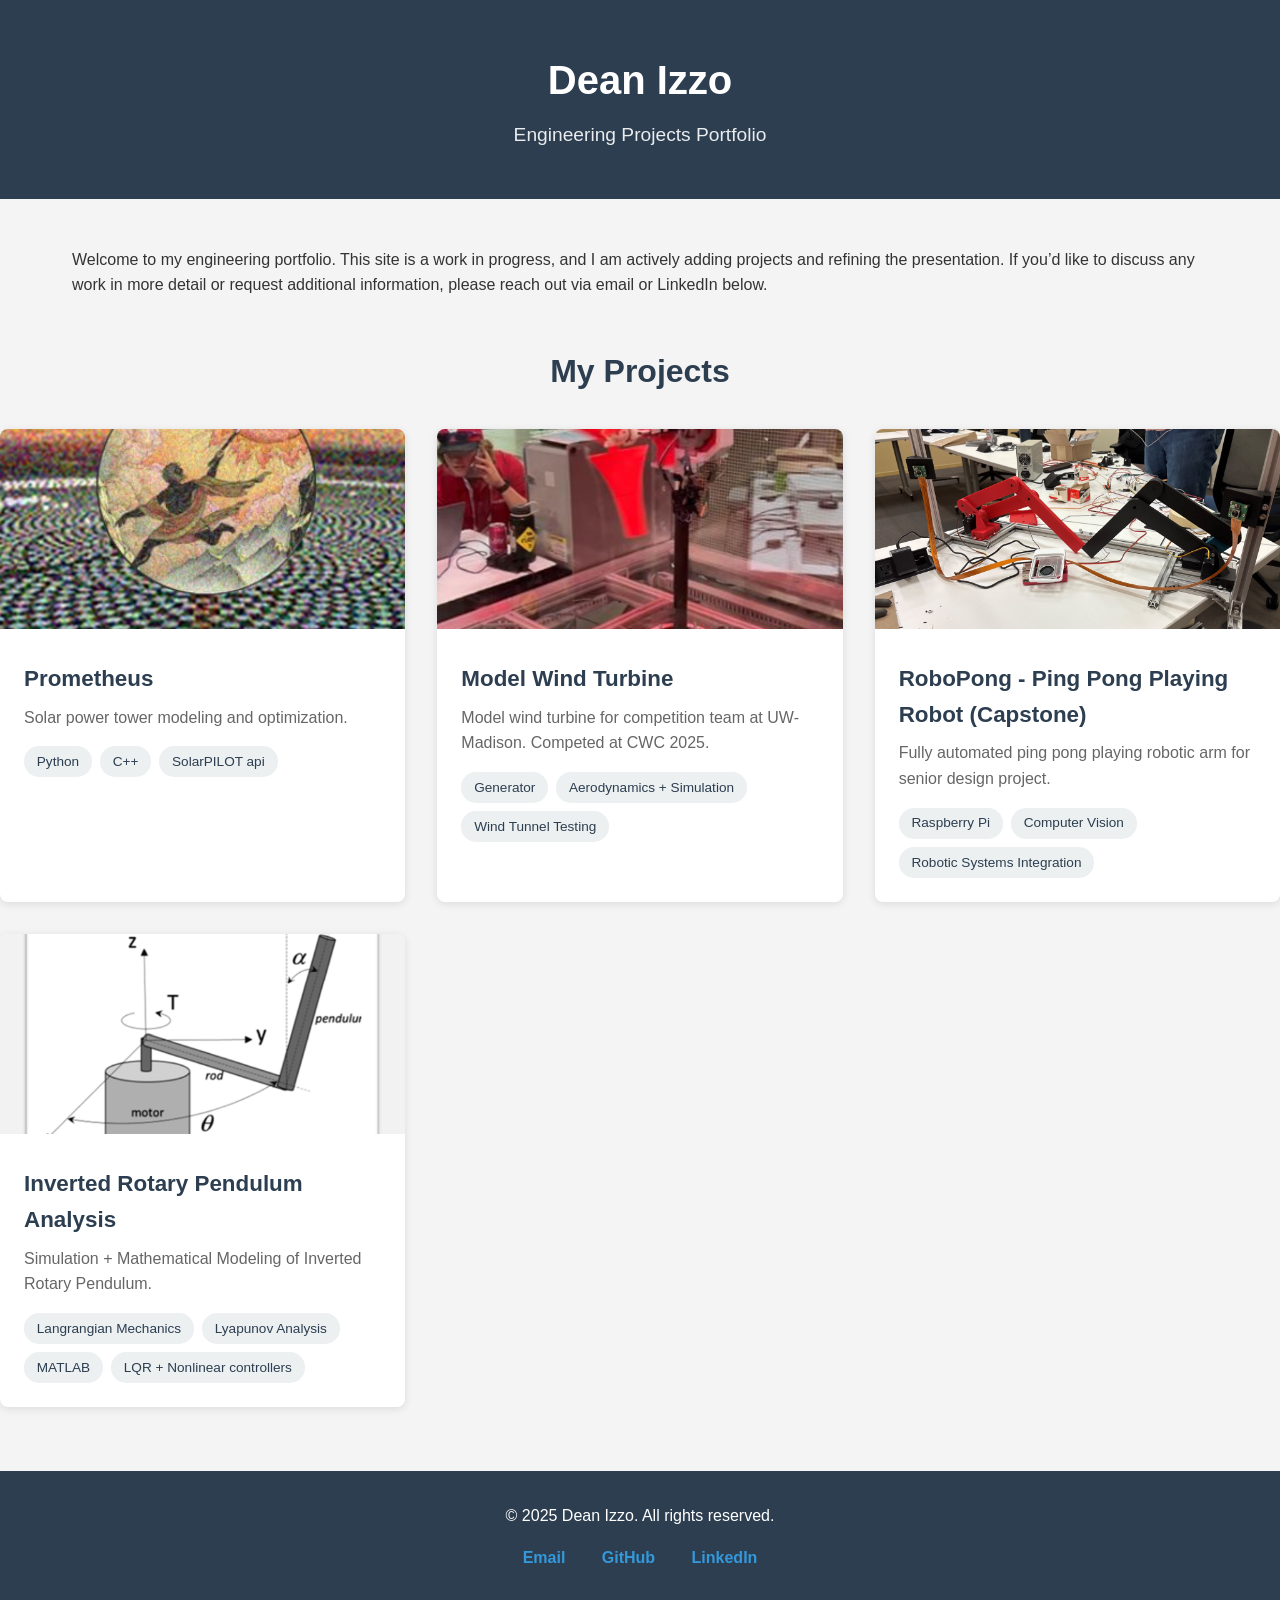
<file: index.html>
<!DOCTYPE html>
<html lang="en">
<head>
    <meta charset="UTF-8">
    <meta name="viewport" content="width=device-width, initial-scale=1.0">
    <title>Projects</title>
    <style>
        * {
            margin: 0;
            padding: 0;
            box-sizing: border-box;
        }
        
        body {
            font-family: Arial, sans-serif;
            line-height: 1.6;
            color: #333;
            background: #f4f4f4;
        }
        
        header {
            background: #2c3e50;
            color: white;
            text-align: center;
            padding: 3rem 2rem;
        }
        
        header h1 {
            font-size: 2.5rem;
            margin-bottom: 0.5rem;
        }
        
        header p {
            font-size: 1.2rem;
            opacity: 0.9;
        }
        
        .container {
            max-width: 1200px;
            margin: 0 auto;
            padding: 3rem 2rem;
        }
        
        .intro {
            background: white;
            padding: 2rem;
            border-radius: 8px;
            margin-bottom: 3rem;
            box-shadow: 0 2px 4px rgba(0,0,0,0.1);
        }
        
        .intro h2 {
            color: #2c3e50;
            margin-bottom: 1rem;
        }
        
        .projects-grid {
            display: grid;
            grid-template-columns: repeat(auto-fit, minmax(320px, 1fr));
            gap: 2rem;
            margin-top: 2rem;
        }
        
        .project-card {
            background: white;
            border-radius: 8px;
            overflow: hidden;
            box-shadow: 0 2px 8px rgba(0,0,0,0.1);
            transition: transform 0.3s, box-shadow 0.3s;
            text-decoration: none;
            color: inherit;
            display: block;
        }
        
        .project-card:hover {
            transform: translateY(-5px);
            box-shadow: 0 4px 16px rgba(0,0,0,0.2);
        }
        
        .project-image {
            width: 100%;
            height: 200px;
            object-fit: cover;
            background: #3498db;
        }
        
        .project-content {
            padding: 1.5rem;
        }
        
        .project-content h3 {
            color: #2c3e50;
            margin-bottom: 0.5rem;
            font-size: 1.4rem;
        }
        
        .project-content p {
            color: #666;
            margin-bottom: 1rem;
        }
        
        .project-tags {
            display: flex;
            flex-wrap: wrap;
            gap: 0.5rem;
        }
        
        .tag {
            background: #ecf0f1;
            color: #2c3e50;
            padding: 0.3rem 0.8rem;
            border-radius: 15px;
            font-size: 0.85rem;
        }
        
        .section-title {
            color: #2c3e50;
            font-size: 2rem;
            margin-bottom: 1rem;
            text-align: center;
        }
        
        footer {
            background: #2c3e50;
            color: white;
            text-align: center;
            padding: 2rem;
            margin-top: 4rem;
        }
        
        .contact-links {
            margin-top: 1rem;
        }
        
        .contact-links a {
            color: #3498db;
            text-decoration: none;
            margin: 0 1rem;
            font-weight: bold;
        }
        
        .contact-links a:hover {
            color: #2980b9;
        }
    </style>
</head>
<body>
    <header>
        <h1>Dean Izzo</h1>
        <p>Engineering Projects Portfolio</p>
    </header>

    <div class="container">
        <section id="welcome">
            <p>Welcome to my engineering portfolio.
                
            This site is a work in progress, and I am actively adding projects and refining the presentation.

            If you’d like to discuss any work in more detail or request additional information, please reach out via email or LinkedIn below.</p>
        </section>
    </div>

        <h2 class="section-title">My Projects</h2>
        
        <div class="projects-grid">
            <a href="prometheus.html" class="project-card">
                <img src="images/prometheus/prometheus.jpg" alt="Project 1" class="project-image">
                <div class="project-content">
                    <h3>Prometheus</h3>
                    <p>Solar power tower modeling and optimization.</p>
                    <div class="project-tags">
                        <span class="tag">Python</span>
                        <span class="tag">C++</span>
                        <span class="tag">SolarPILOT api</span>
                    </div>
                </div>
            </a>

            <a href="turbine.html" class="project-card">
                <img src="images/prometheus/turbine.png" alt="Project 2" class="project-image">
                <div class="project-content">
                    <h3>Model Wind Turbine</h3>
                    <p>Model wind turbine for competition team at UW-Madison. Competed at CWC 2025.</p>
                    <div class="project-tags">
                        <span class="tag">Generator</span>
                        <span class="tag">Aerodynamics + Simulation</span>
                        <span class="tag">Wind Tunnel Testing</span>
                    </div>
                </div>
            </a>

            <a href="robopong.html" class="project-card">
                <img src="images/prometheus/dual_arms.png" alt="Project 3" class="project-image">
                <div class="project-content">
                    <h3>RoboPong - Ping Pong Playing Robot (Capstone)</h3>
                    <p>Fully automated ping pong playing robotic arm for senior design project.</p>
                    <div class="project-tags">
                        <span class="tag">Raspberry Pi</span>
                        <span class="tag">Computer Vision</span>
                        <span class="tag">Robotic Systems Integration</span>
                    </div>
                </div>
            </a>

            <a href="InvertedPendulum.html" class="project-card">
                <img src="images/prometheus/Pendulum.png" alt="Project 4" class="project-image">
                <div class="project-content">
                    <h3>Inverted Rotary Pendulum Analysis</h3>
                    <p>Simulation + Mathematical Modeling of Inverted Rotary Pendulum.</p>
                    <div class="project-tags">
                        <span class="tag">Langrangian Mechanics</span>
                        <span class="tag">Lyapunov Analysis</span>
                        <span class="tag">MATLAB</span>
                        <span class="tag">LQR + Nonlinear controllers</span>
                    </div>
                </div>
            </a>

        </div>
    </div>

    <footer>
        <p>&copy; 2025 Dean Izzo. All rights reserved.</p>
        <div class="contact-links">
            <a href="deanizzo22@gmail.com">Email</a>
            <a href="https://github.com/deanizzo" target="_blank">GitHub</a>
            <a href="https://linkedin.com/in/dean-izzo" target="_blank">LinkedIn</a>
        </div>
    </footer>
</body>
</html>
</file>
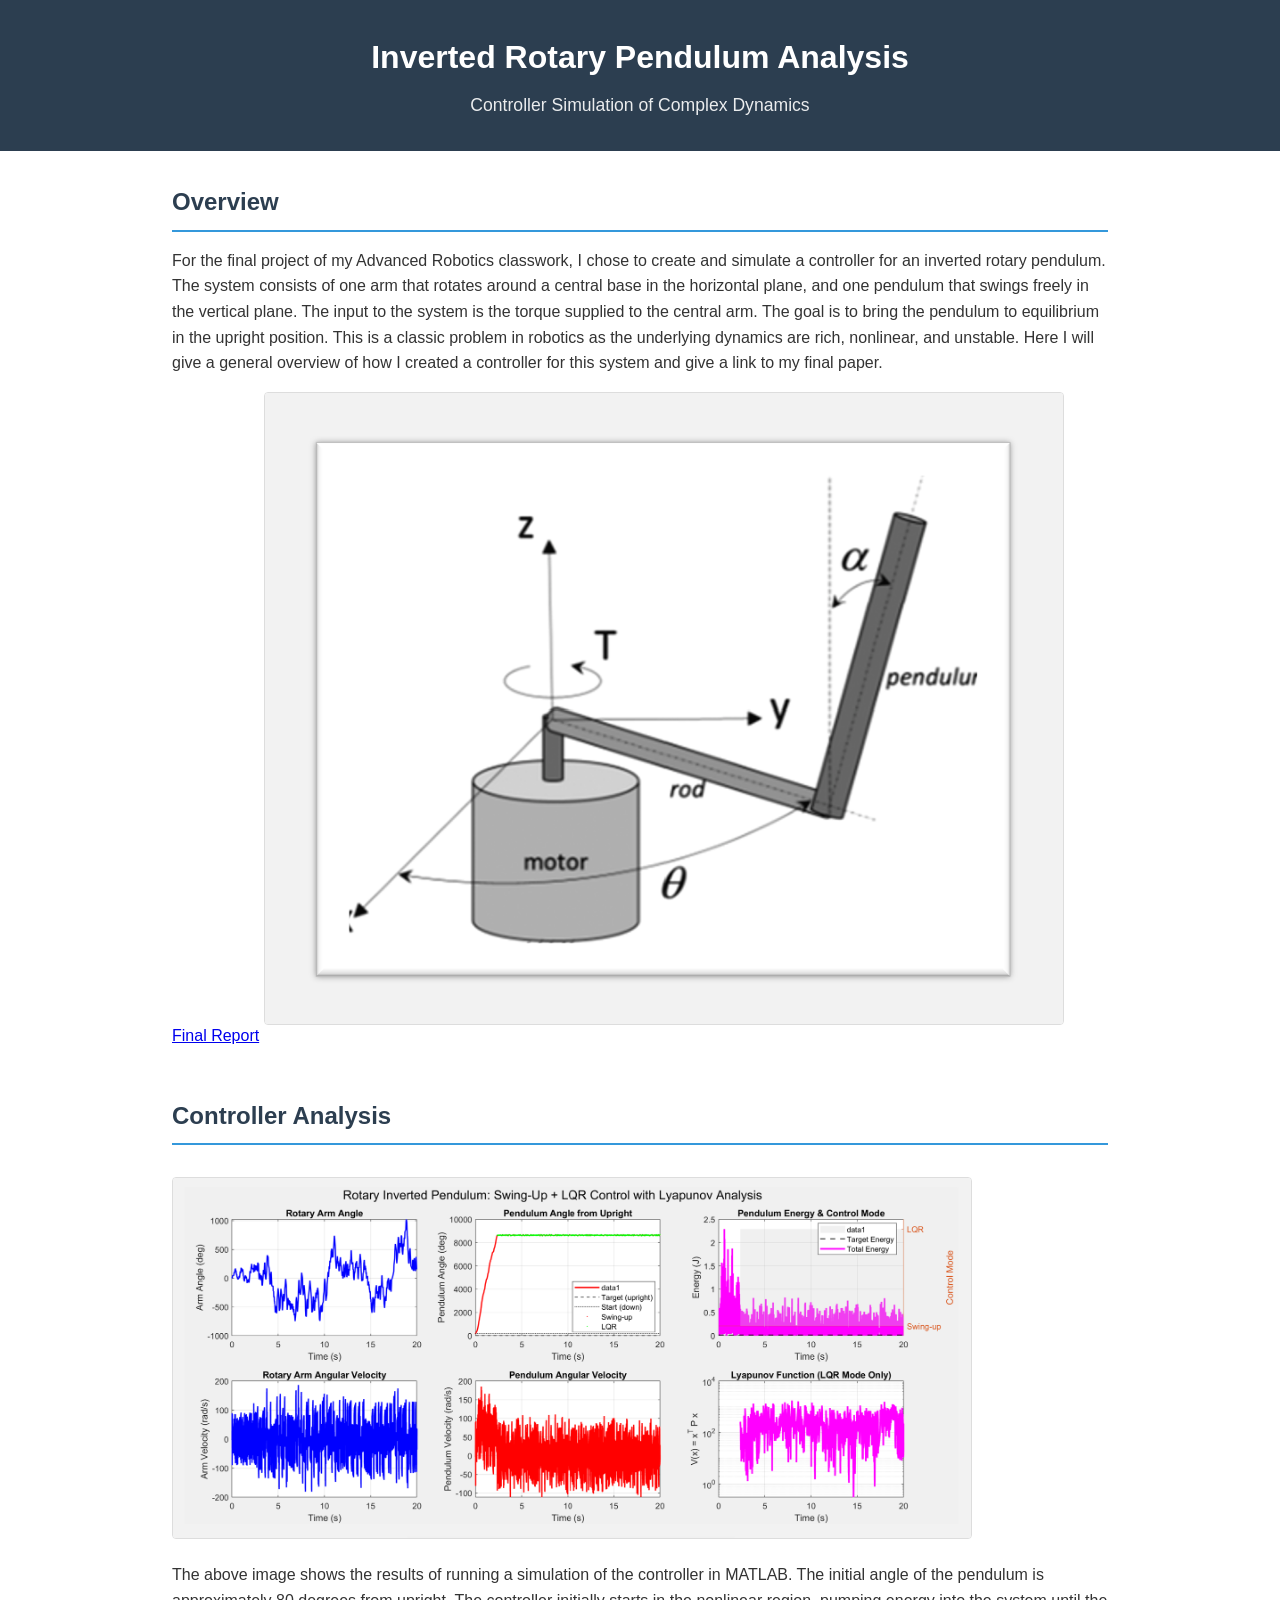
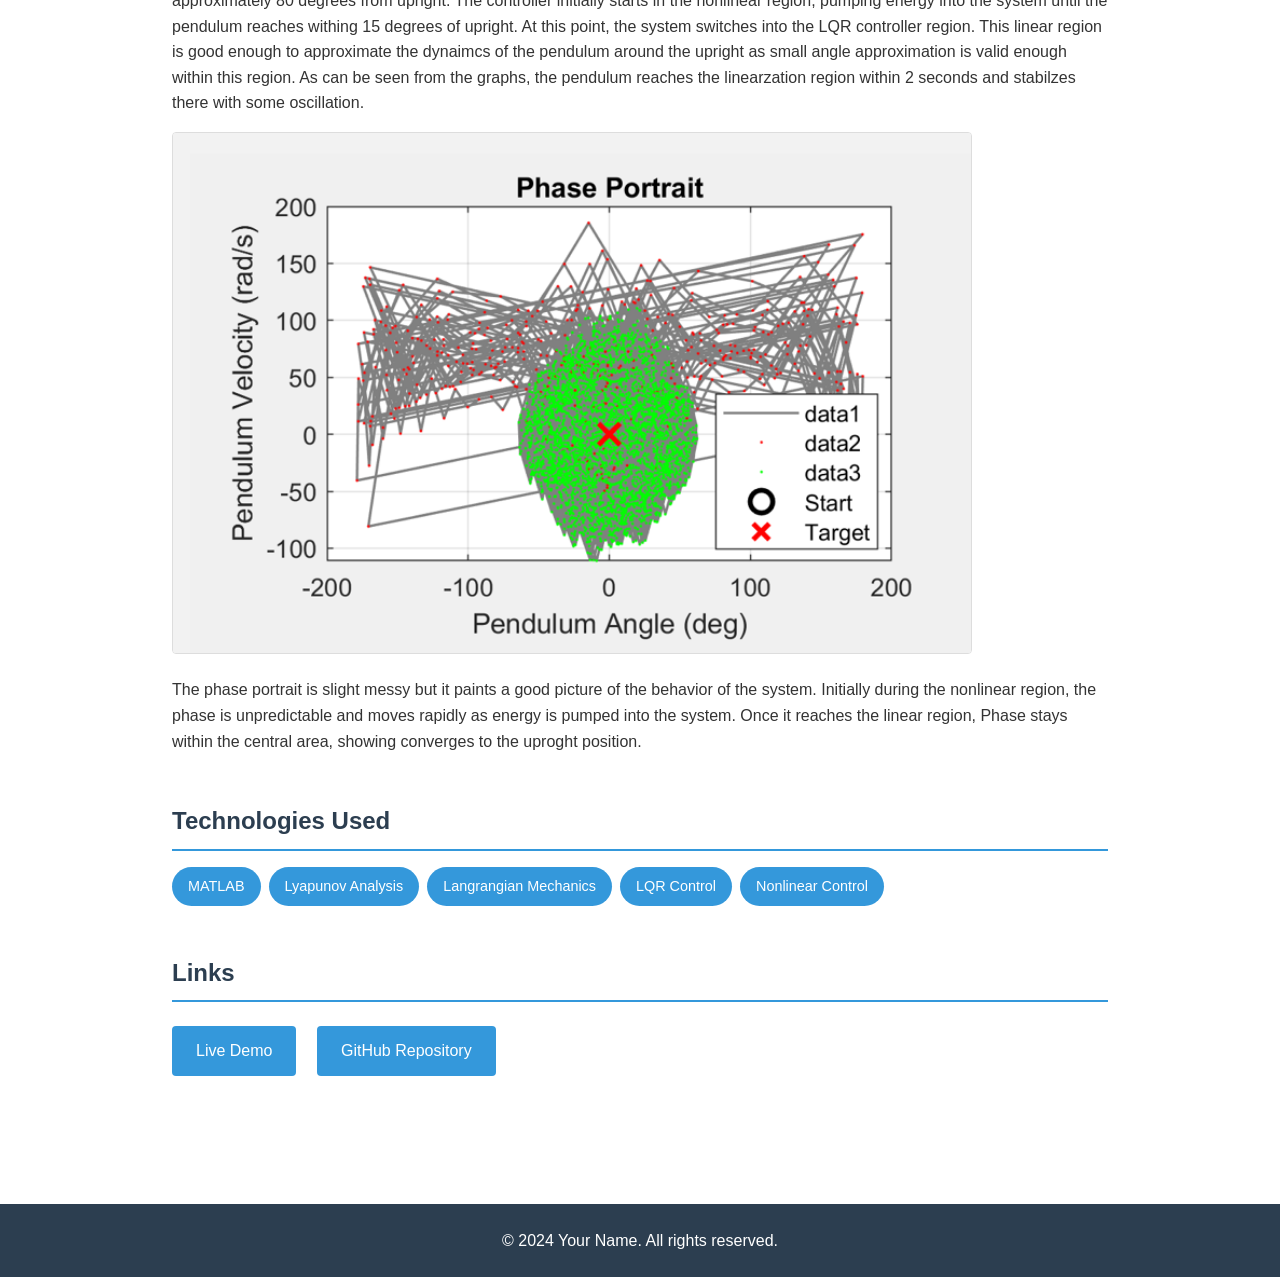
<file: InvertedPendulum.html>
<!DOCTYPE html>
<html lang="en">
<head>
    <meta charset="UTF-8">
    <meta name="viewport" content="width=device-width, initial-scale=1.0">
    <title>Inverted Rotary Pendulum</title>
    <style>
        * {
            margin: 0;
            padding: 0;
            box-sizing: border-box;
        }
        
        body {
            font-family: Arial, sans-serif;
            line-height: 1.6;
            color: #333;
        }
        
        header {
            background: #2c3e50;
            color: white;
            text-align: center;
            padding: 2rem;
        }
        
        header h1 {
            margin-bottom: 0.5rem;
        }
        
        header p {
            font-size: 1.1rem;
            opacity: 0.9;
        }
        
        .container {
            max-width: 1000px;
            margin: 0 auto;
            padding: 2rem;
        }
        
        section {
            margin-bottom: 3rem;
        }
        
        h2 {
            color: #2c3e50;
            margin-bottom: 1rem;
            border-bottom: 2px solid #3498db;
            padding-bottom: 0.5rem;
        }
        
        .screenshot {
            width: 100%;
            max-width: 800px;
            height: auto;
            border: 1px solid #ddd;
            border-radius: 4px;
            margin: 1rem 0;
        }
        
        .features {
            display: grid;
            grid-template-columns: repeat(auto-fit, minmax(250px, 1fr));
            gap: 1.5rem;
            margin-top: 1.5rem;
        }
        
        .feature {
            padding: 1.5rem;
            background: #f8f9fa;
            border-radius: 4px;
        }
        
        .feature h3 {
            color: #2c3e50;
            margin-bottom: 0.5rem;
        }
        
        .tech-stack {
            display: flex;
            flex-wrap: wrap;
            gap: 0.5rem;
            margin-top: 1rem;
        }
        
        .tech-badge {
            background: #3498db;
            color: white;
            padding: 0.5rem 1rem;
            border-radius: 20px;
            font-size: 0.9rem;
        }
        
        .links {
            margin-top: 1.5rem;
        }
        
        .btn {
            display: inline-block;
            padding: 0.75rem 1.5rem;
            margin-right: 1rem;
            background: #3498db;
            color: white;
            text-decoration: none;
            border-radius: 4px;
            transition: background 0.3s;
        }
        
        .btn:hover {
            background: #2980b9;
        }
        
        footer {
            background: #2c3e50;
            color: white;
            text-align: center;
            padding: 1.5rem;
            margin-top: 3rem;
        }
    </style>
</head>
<body>
    <header>
        <h1>Inverted Rotary Pendulum Analysis</h1>
        <p>Controller Simulation of Complex Dynamics</p>
    </header>

    <div class="container">
        <section id="overview">
            <h2>Overview</h2>
            <p>For the final project of my Advanced Robotics classwork, I chose to create and simulate a controller for an inverted rotary pendulum.
            The system consists of one arm that rotates around a central base in the horizontal plane, and one pendulum that swings freely
            in the vertical plane. The input to the system is the torque supplied to the central arm. The goal is to bring the pendulum to
            equilibrium in the upright position. This is a classic problem in robotics as the underlying dynamics are rich, nonlinear, and unstable.
            Here I will give a general overview of how I created a controller for this system and give a link to my final paper.</p>
            <a href="ME601_FinalReport.pdf" class="button" rel="noopener noreferrer">Final Report</a>
            <img src="images/prometheus/Pendulum.png" alt="Pendulum State Space" class="screenshot">
        </section>

        <section id="Controller Analysis">
            <h2>Controller Analysis</h2>
            <img src="images/prometheus/nonlinear_graphs.png" alt="Nonlinear Graphs" class="screenshot">
            <p>The above image shows the results of running a simulation of the controller in MATLAB. The initial angle of the pendulum
            is approximately 80 degrees from upright. The controller initially starts in the nonlinear region, pumping energy into the system
            until the pendulum reaches withing 15 degrees of upright. At this point, the system switches into the LQR controller
            region. This linear region is good enough to approximate the dynaimcs of the pendulum around the upright as small angle approximation
            is valid enough within this region. As can be seen from the graphs, the pendulum reaches the linearzation region within 2 seconds
            and stabilzes there with some oscillation.</p>
            <img src="images/prometheus/nonlinear_phase.png" alt="Nonlinear Phase" class="screenshot">
            <p>The phase portrait is slight messy but it paints a good picture of the behavior of the system. Initially during the nonlinear
            region, the phase is unpredictable and moves rapidly as energy is pumped into the system. Once it reaches the linear region,
            Phase stays within the central area, showing converges to the uproght position.</p>
        </section>

        <section id="tech">
            <h2>Technologies Used</h2>
            <div class="tech-stack">
                <span class="tech-badge">MATLAB</span>
                <span class="tech-badge">Lyapunov Analysis</span>
                <span class="tech-badge">Langrangian Mechanics</span>
                <span class="tech-badge">LQR Control</span>
                <span class="tech-badge">Nonlinear Control</span>
            </div>
        </section>

        <section id="links">
            <h2>Links</h2>
            <div class="links">
                <a href="#" class="btn">Live Demo</a>
                <a href="#" class="btn">GitHub Repository</a>
            </div>
        </section>
    </div>

    <footer>
        <p>&copy; 2024 Your Name. All rights reserved.</p>
    </footer>
</body>
</html>
</file>
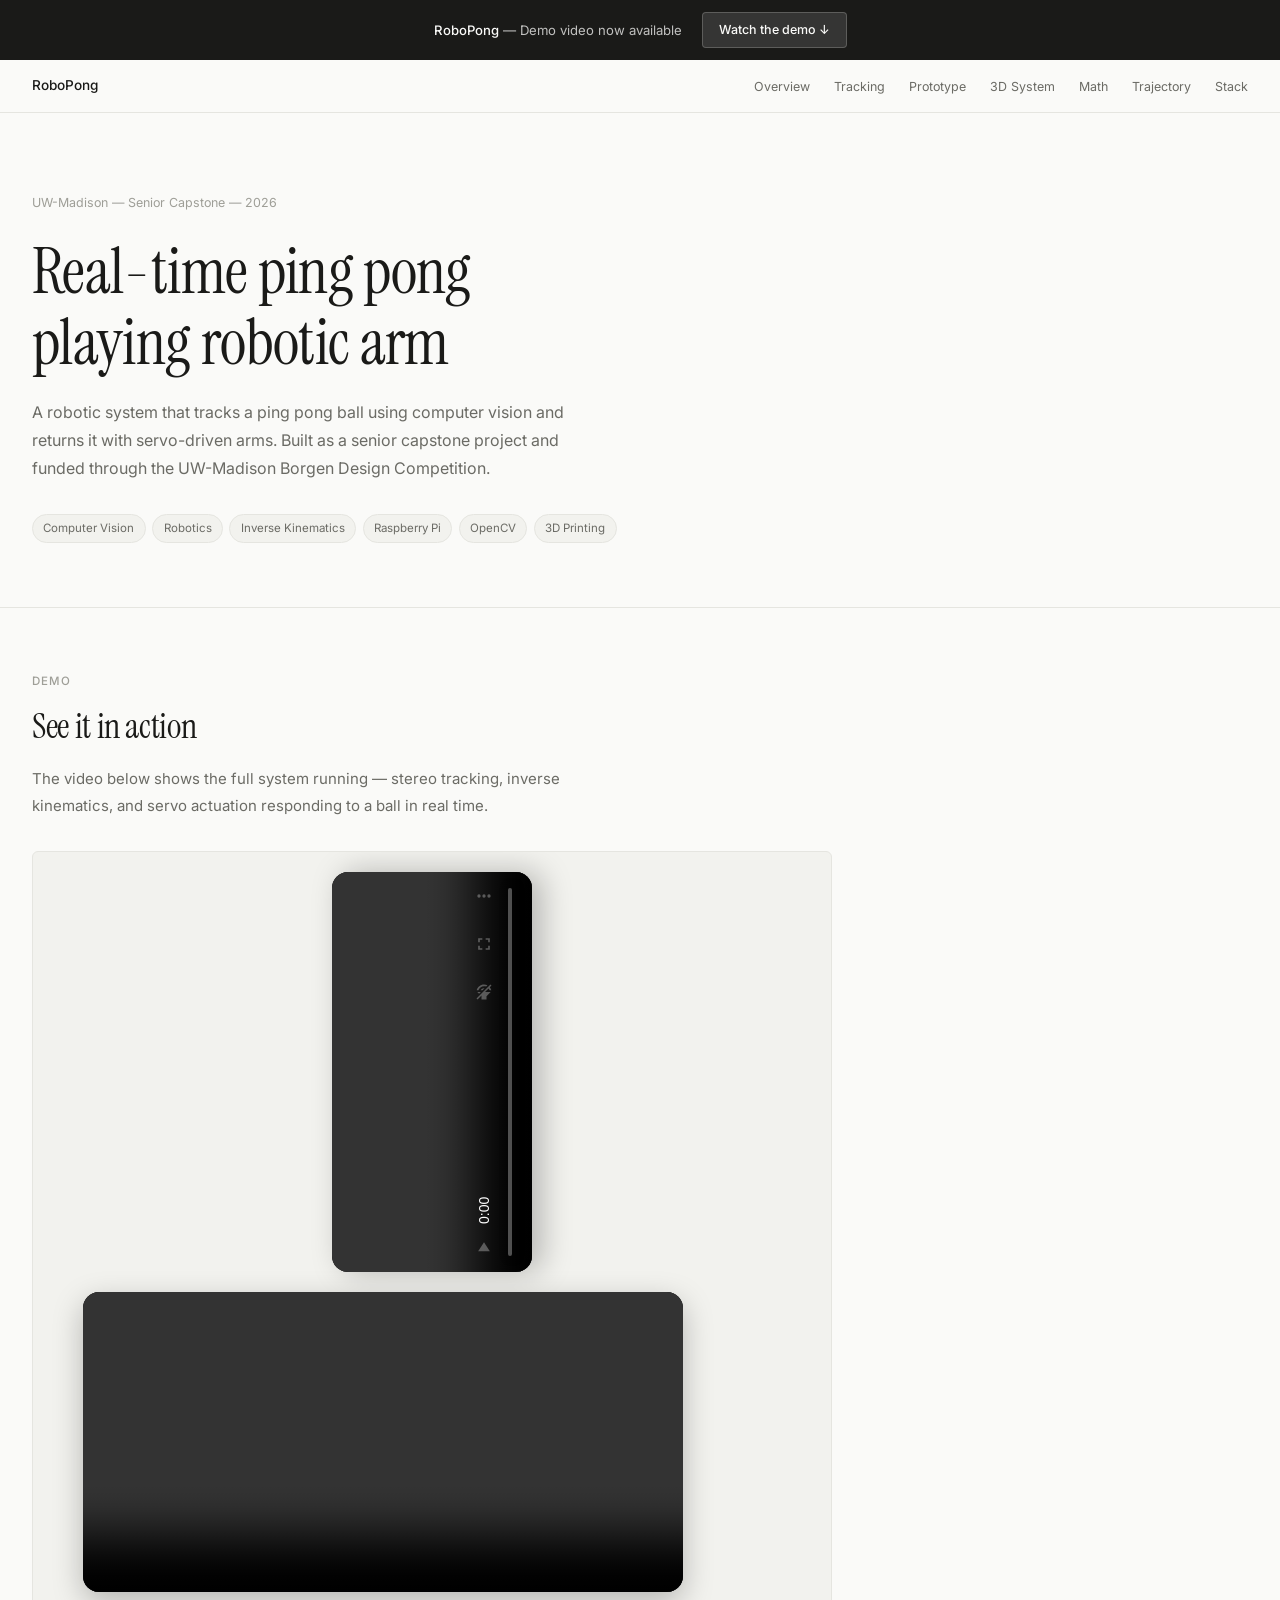
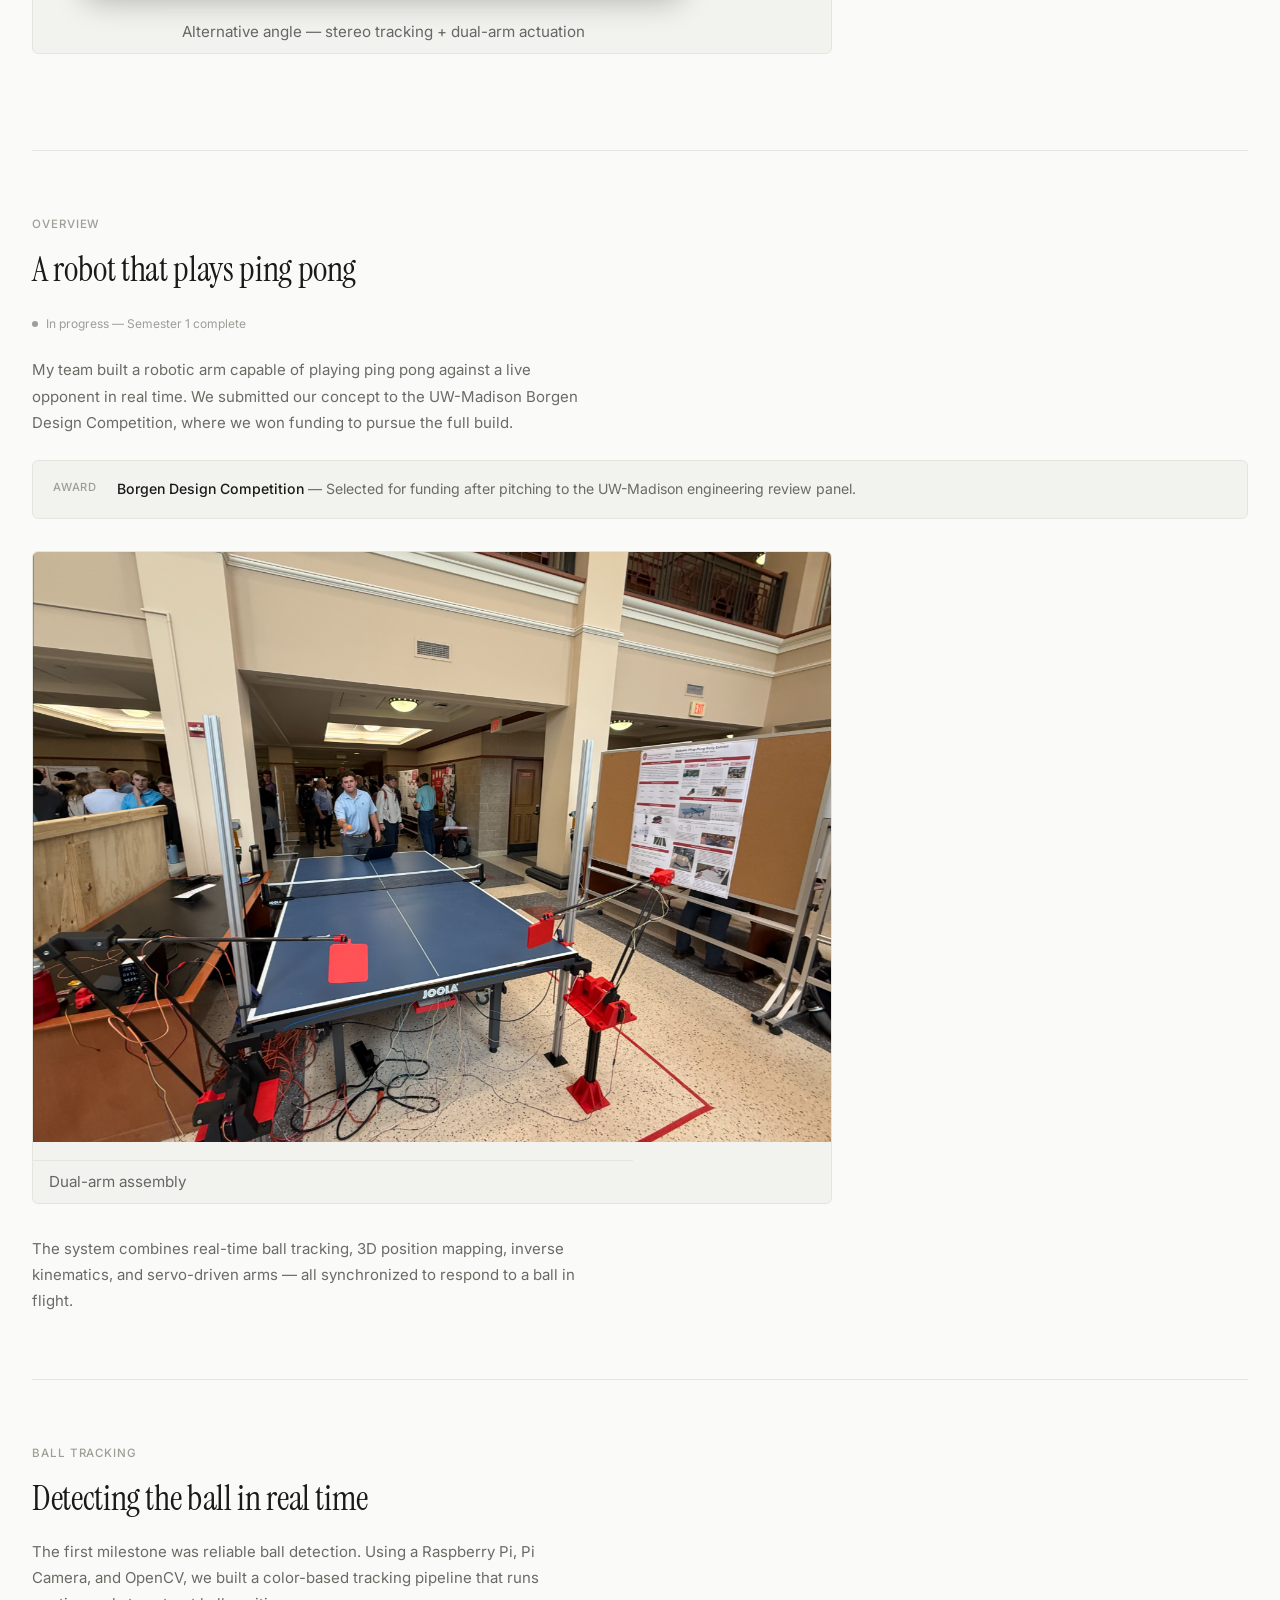
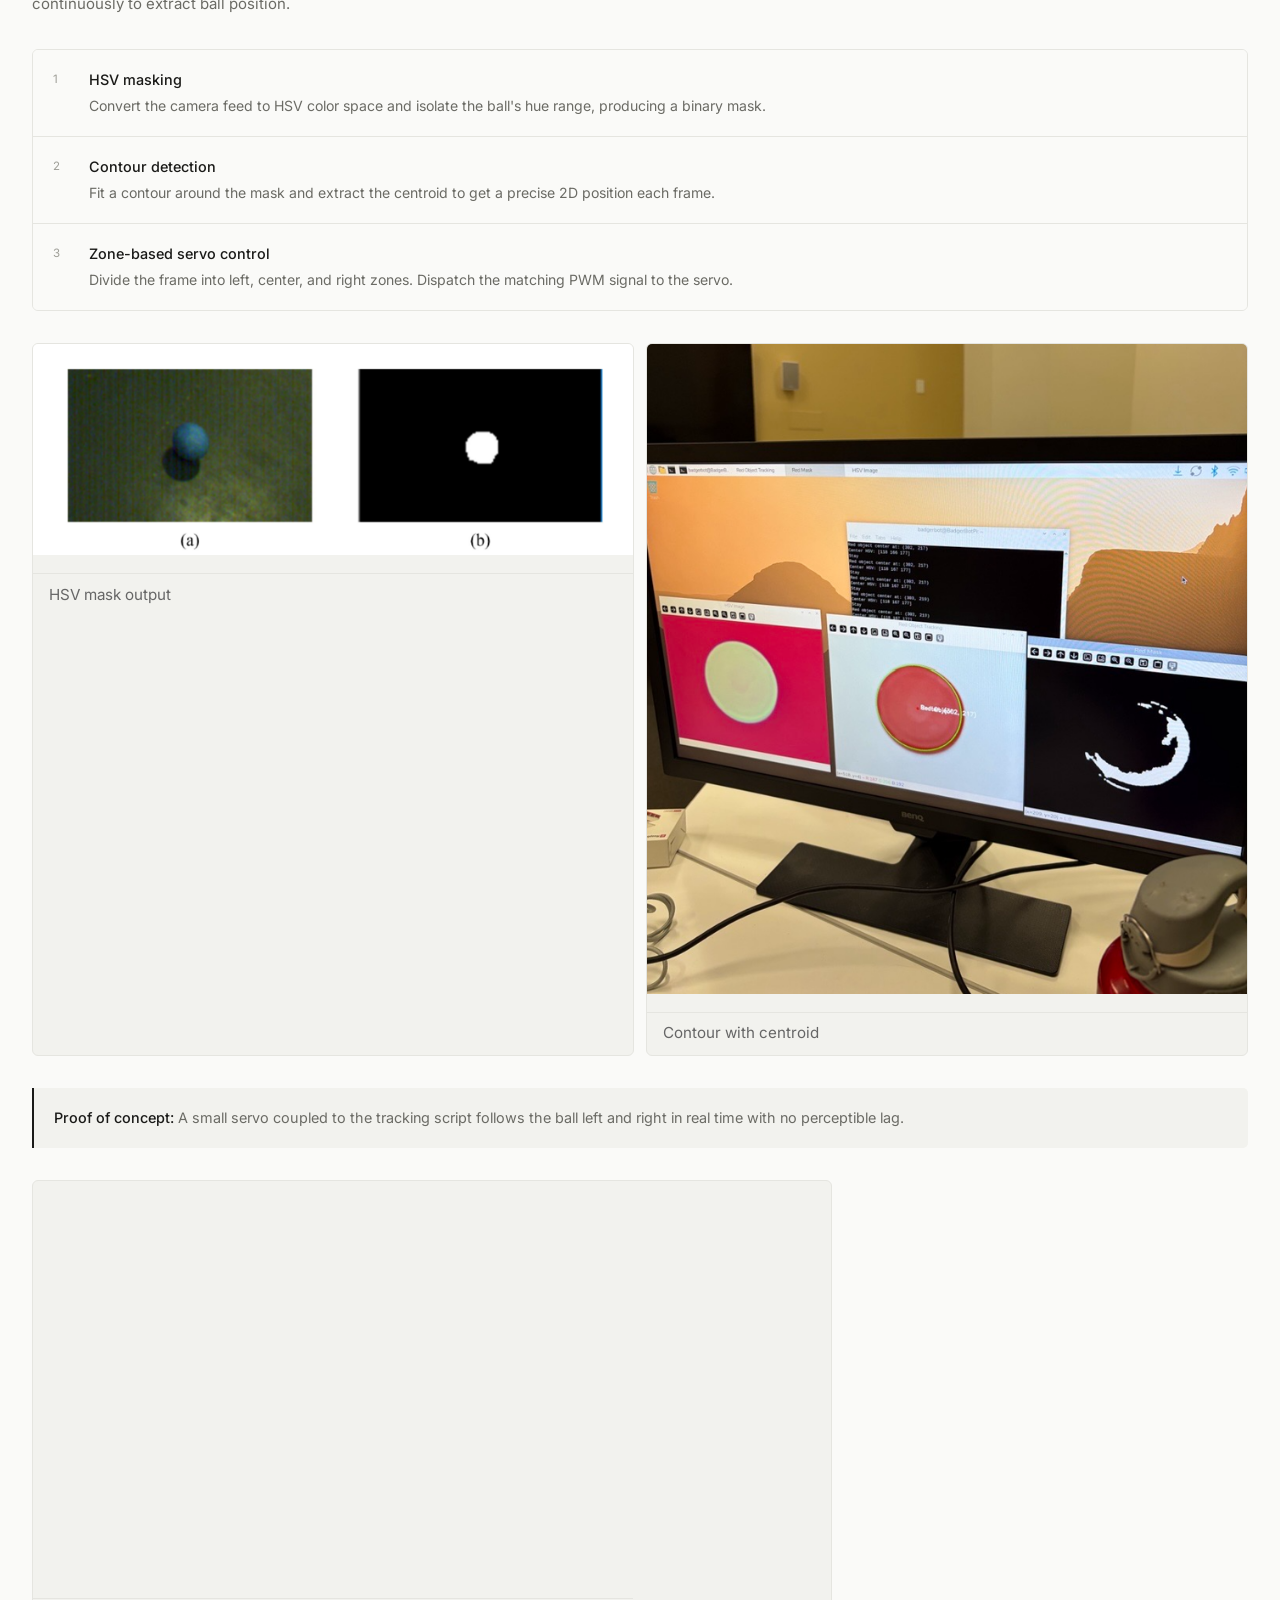
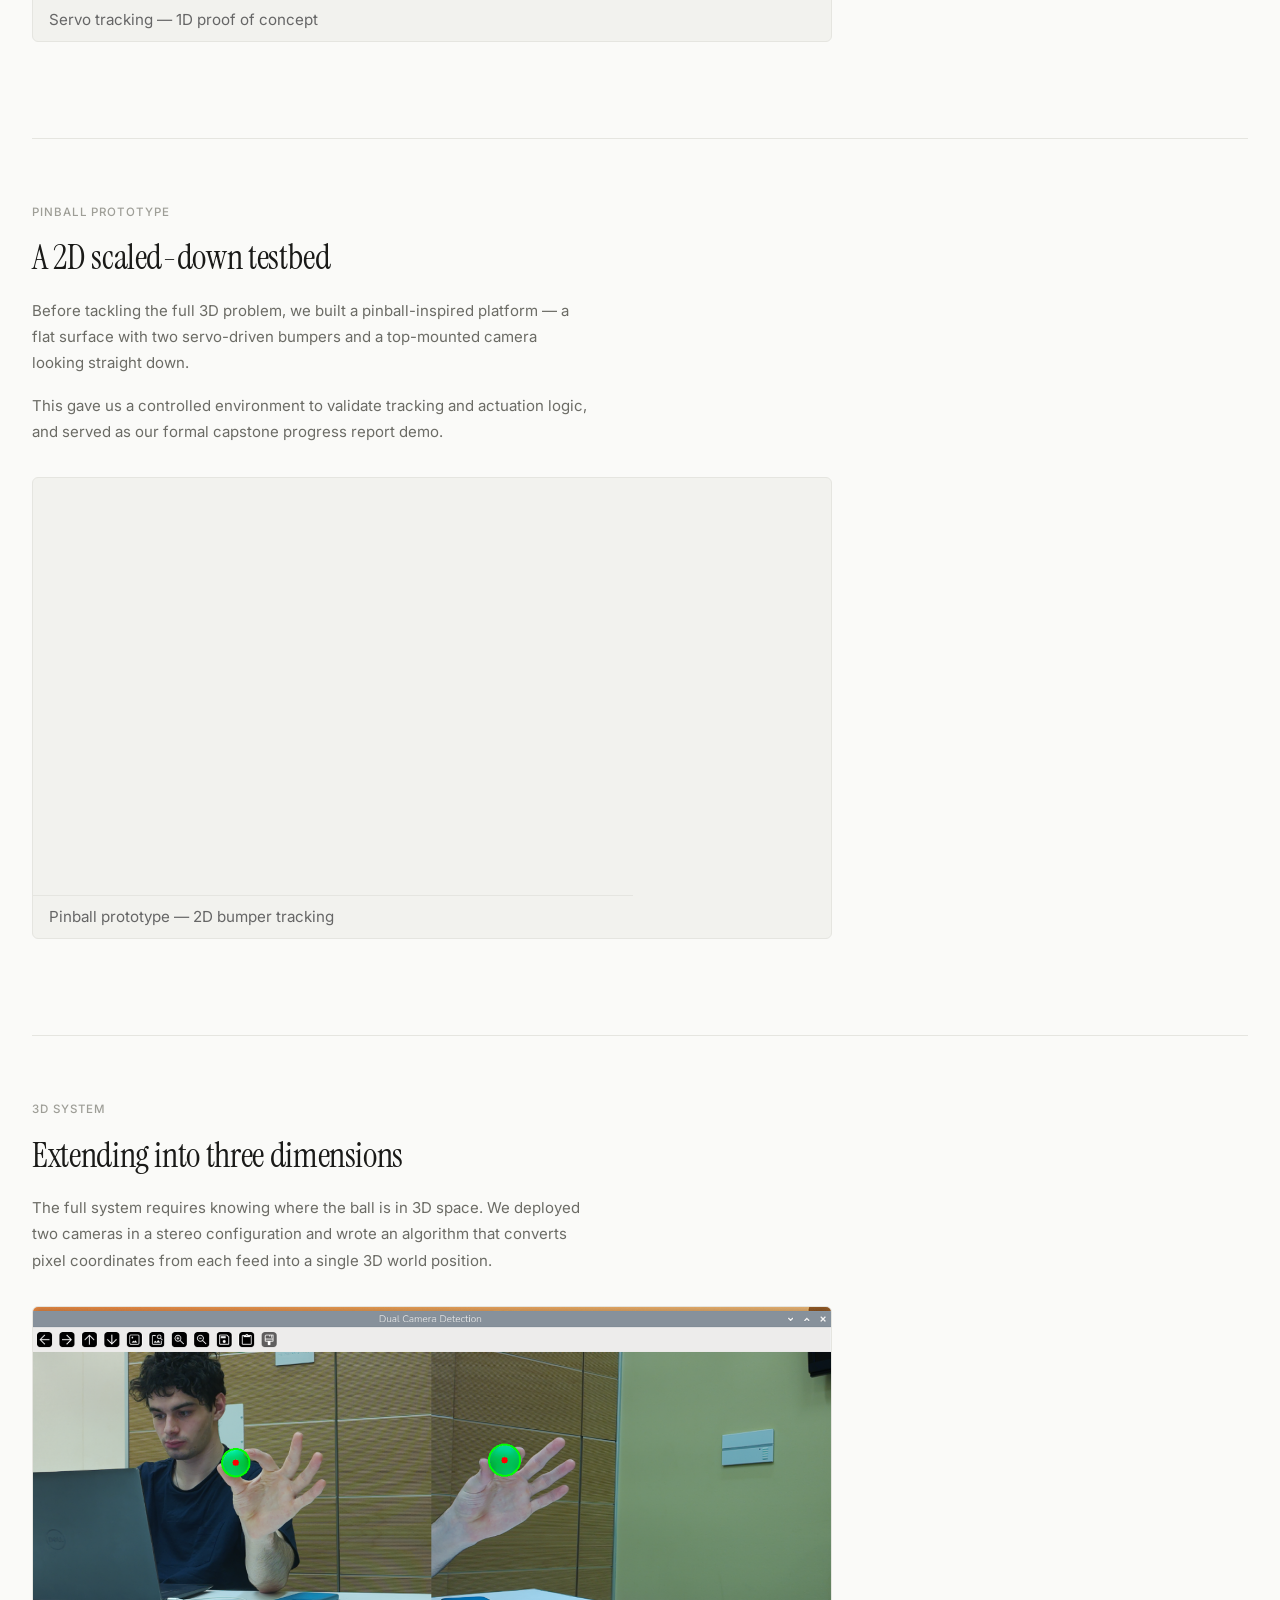
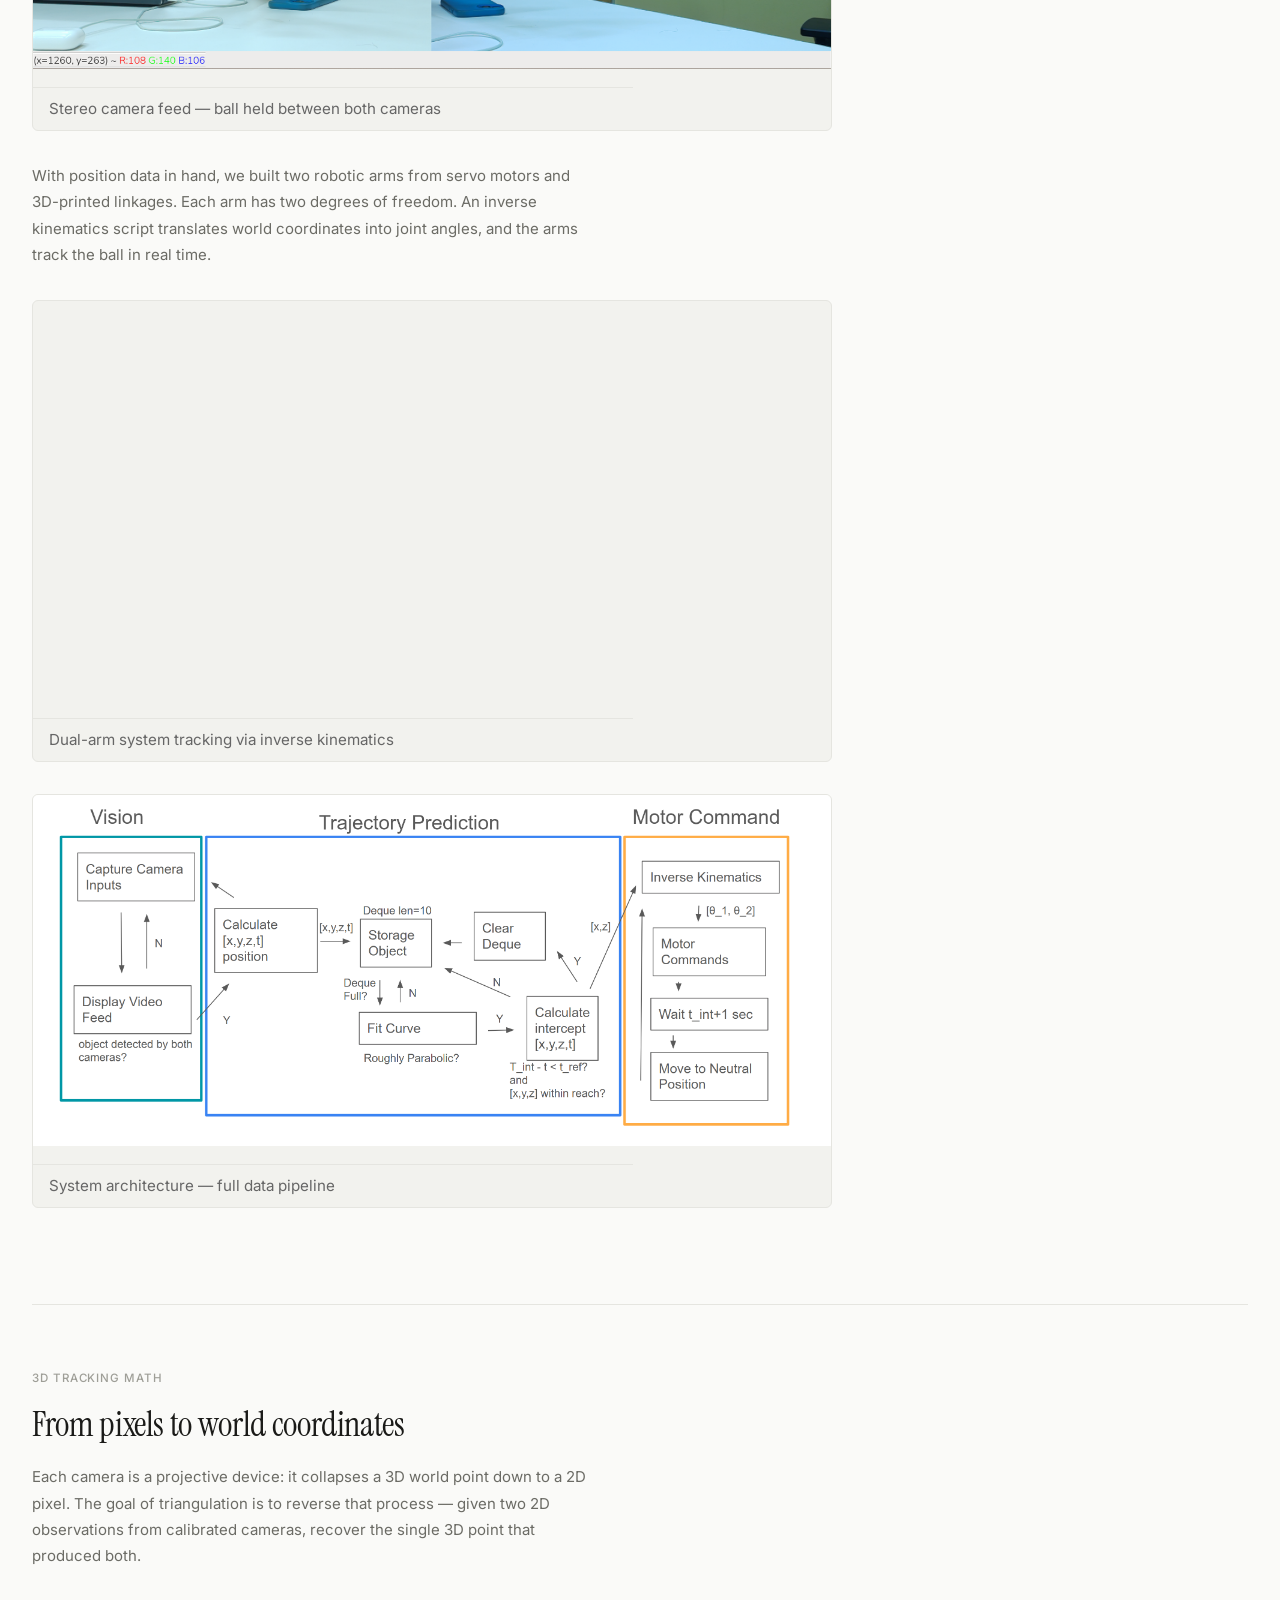
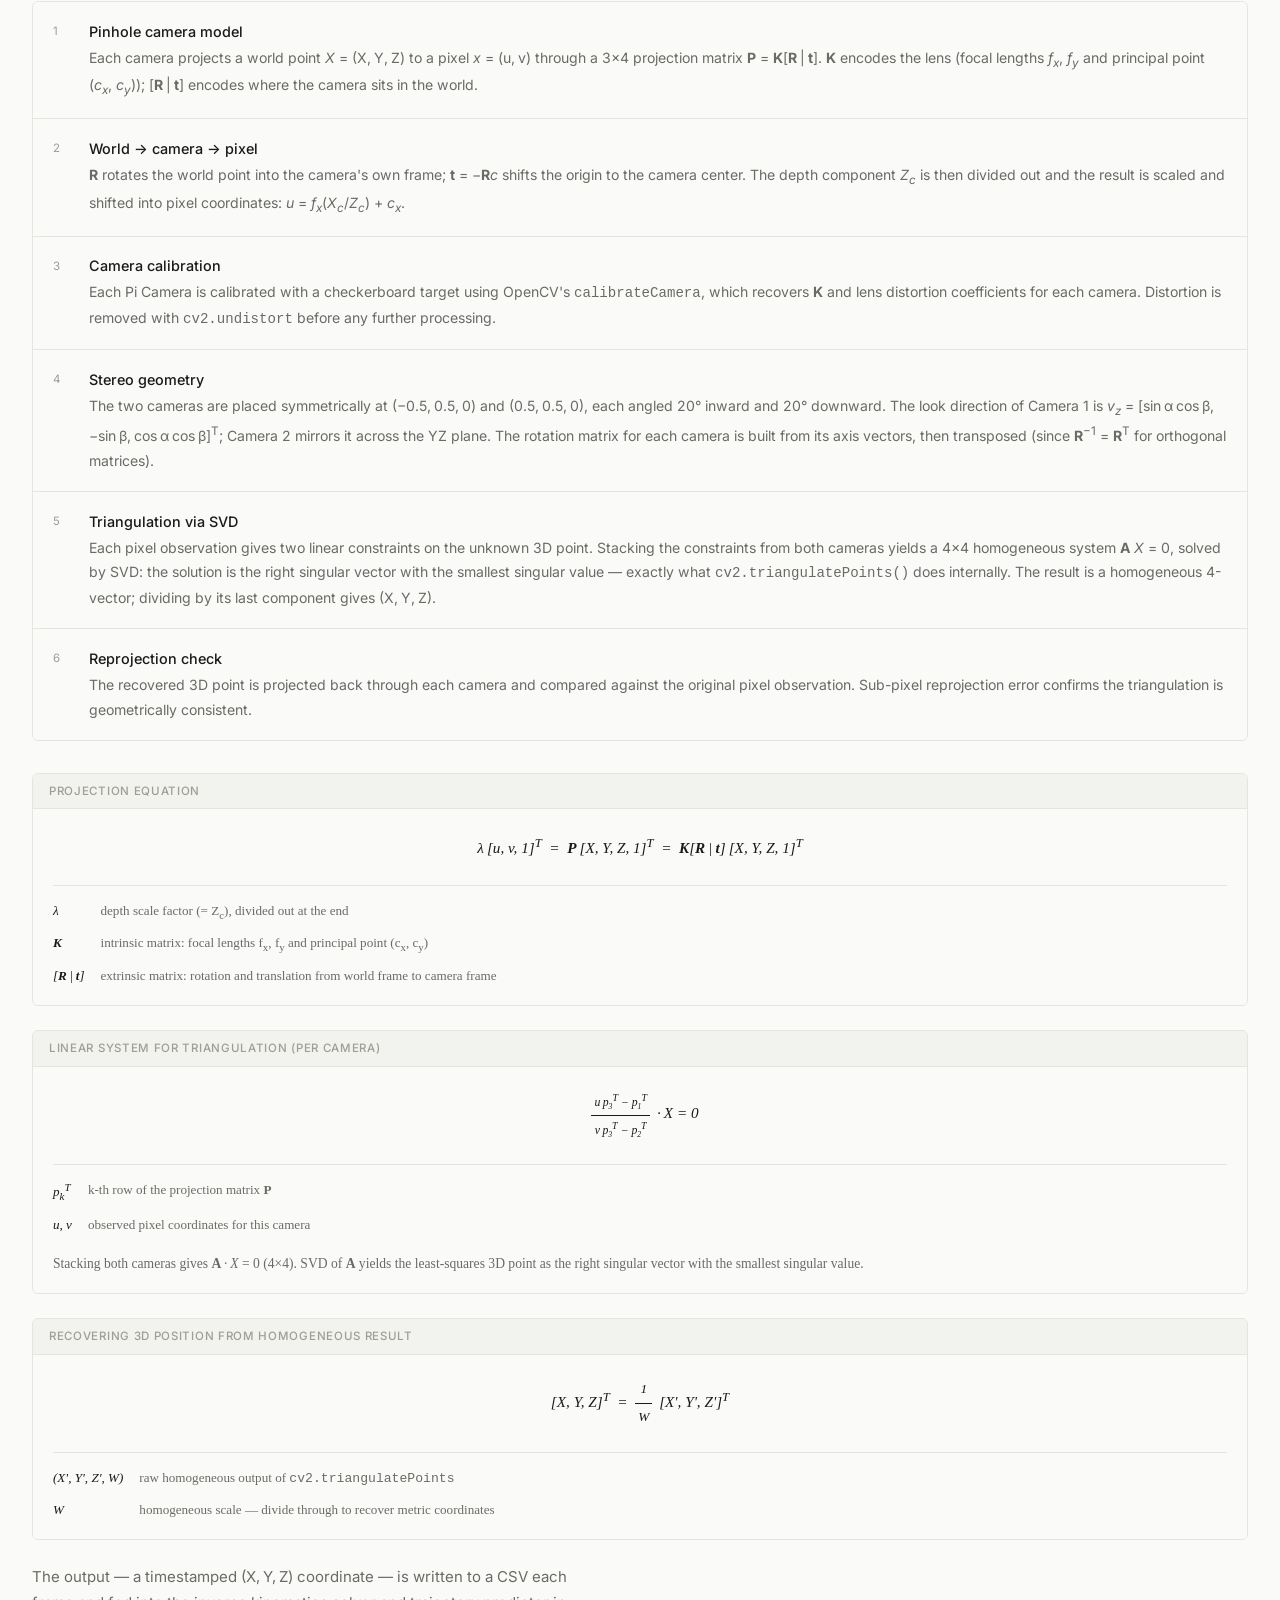
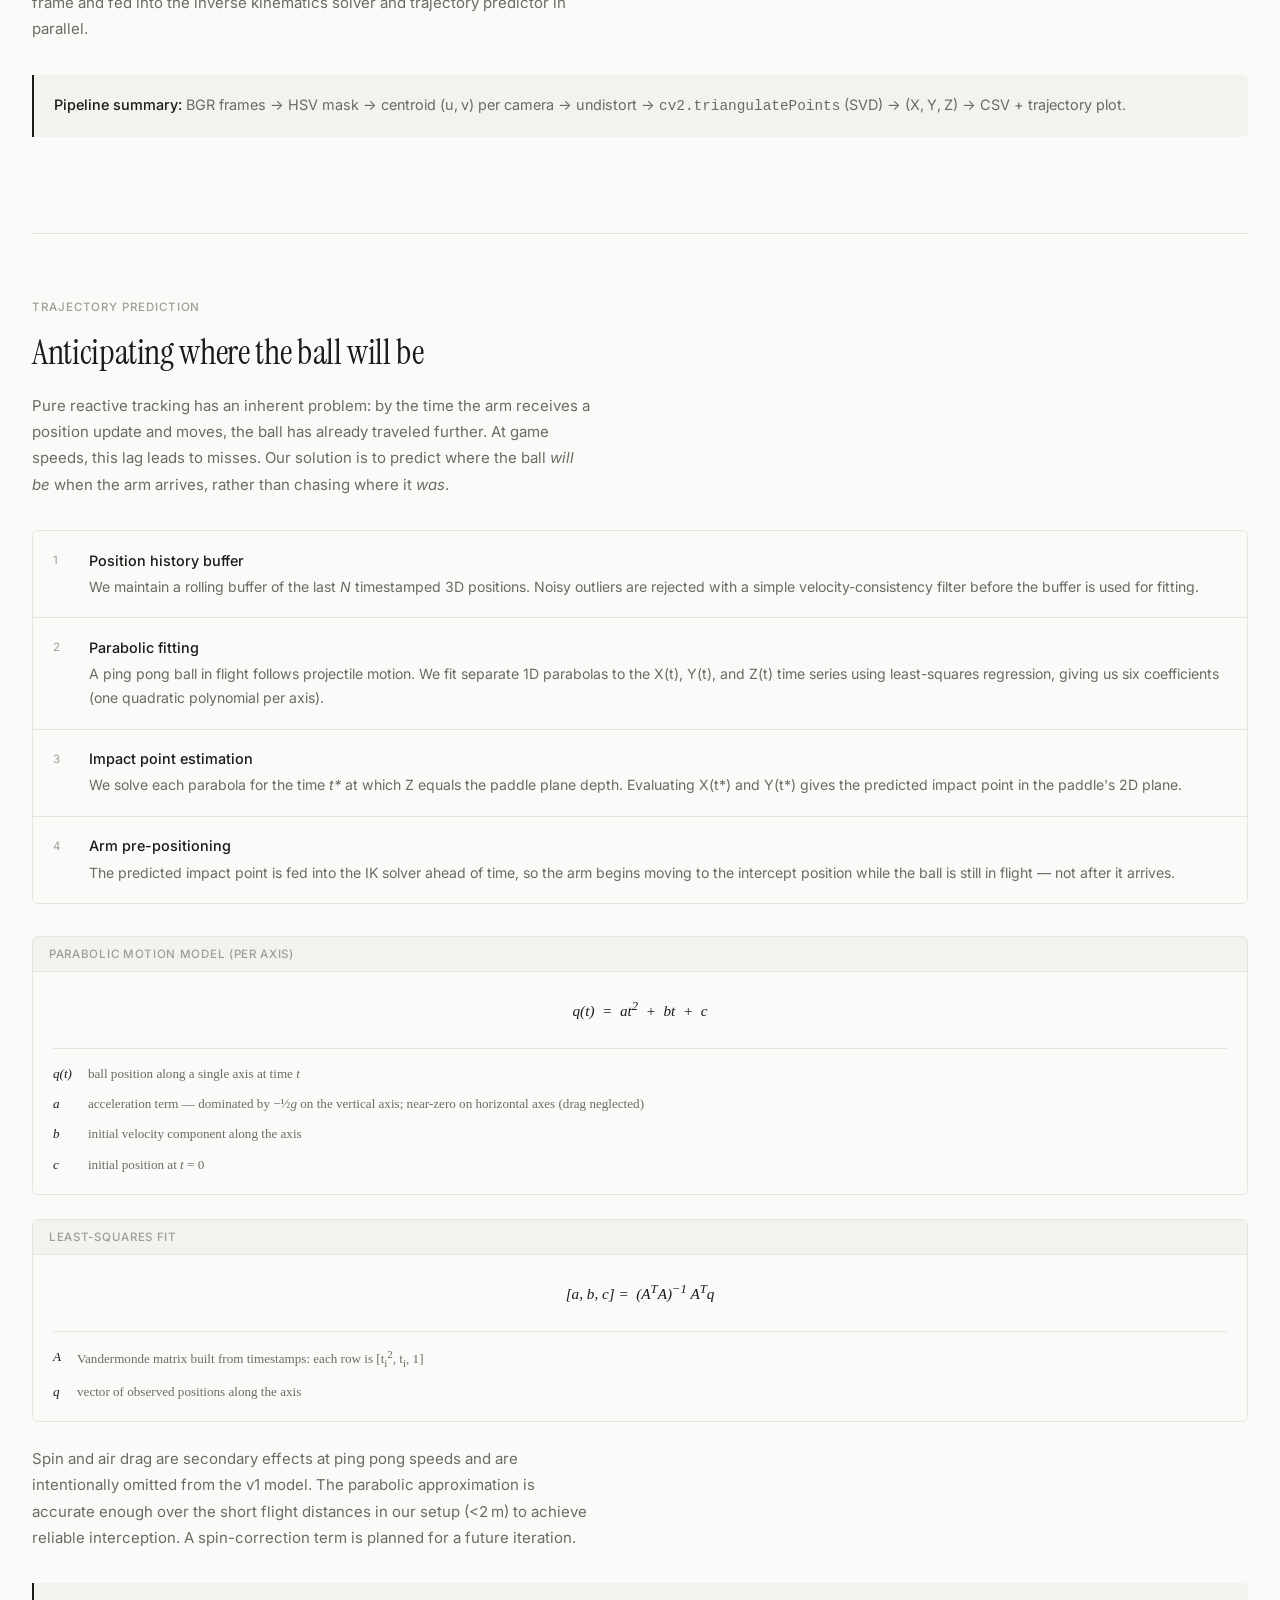
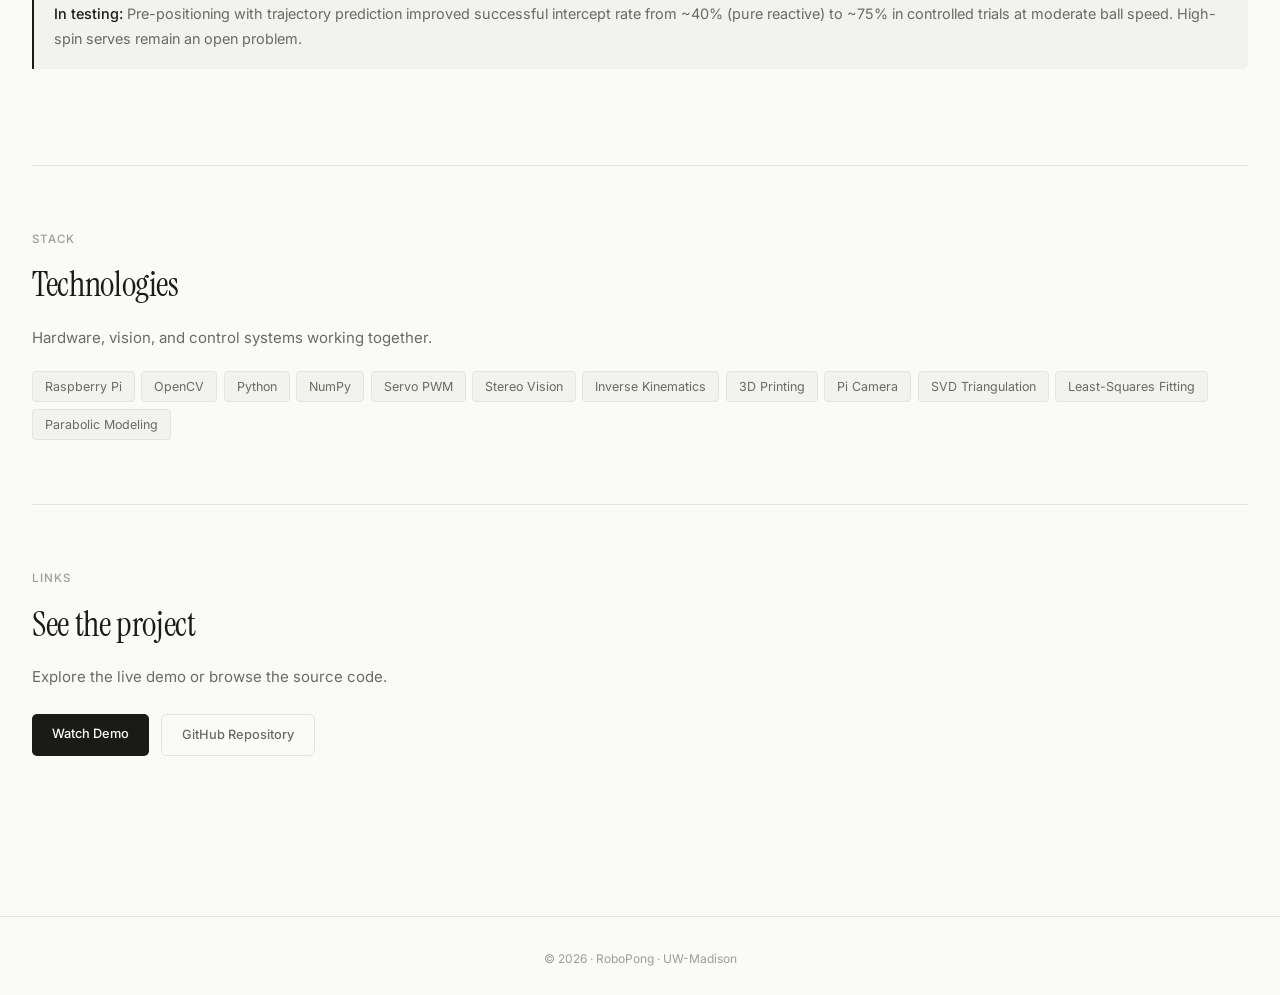
<file: robopong.html>
<!DOCTYPE html>
<html lang="en">
<head>
    <meta charset="UTF-8">
    <meta name="viewport" content="width=device-width, initial-scale=1.0">
    <title>RoboPong — UW-Madison Capstone</title>
    <link rel="preconnect" href="https://fonts.googleapis.com">
    <link rel="preconnect" href="https://fonts.gstatic.com" crossorigin>
    <link href="https://fonts.googleapis.com/css2?family=Instrument+Serif:ital@0;1&family=Inter:wght@400;500&display=swap" rel="stylesheet">
    <style>
        :root {
            --bg: #fafaf8;
            --text: #1a1a18;
            --text-secondary: #6b6b65;
            --text-tertiary: #9e9e97;
            --border: #e5e5e0;
            --surface: #f2f2ee;
        }

        * { margin: 0; padding: 0; box-sizing: border-box; }
        html { scroll-behavior: smooth; }

        body {
            background: var(--bg);
            color: var(--text);
            font-family: 'Inter', sans-serif;
            font-size: 15px;
            line-height: 1.6;
        }

        /* DEMO BANNER */
        .demo-banner {
            background: var(--text);
            color: var(--bg);
            padding: 0.75rem 2rem;
            display: flex;
            align-items: center;
            justify-content: center;
            gap: 1.25rem;
            flex-wrap: wrap;
        }

        .demo-banner-text {
            font-size: 0.82rem;
            color: rgba(250,250,248,0.75);
        }

        .demo-banner-text strong {
            color: #fafaf8;
            font-weight: 500;
        }

        .demo-banner-live {
            display: inline-flex;
            align-items: center;
            gap: 0.45rem;
            font-size: 0.78rem;
            font-weight: 500;
            color: #fafaf8;
        }

        .demo-banner-btn {
            display: inline-block;
            font-size: 0.78rem;
            font-weight: 500;
            padding: 0.45rem 1rem;
            border-radius: 4px;
            text-decoration: none;
            background: rgba(250,250,248,0.12);
            border: 1px solid rgba(250,250,248,0.2);
            color: #fafaf8;
            transition: background 0.15s;
            white-space: nowrap;
        }

        .demo-banner-btn:hover { background: rgba(250,250,248,0.2); }

        /* NAV */
        nav {
            position: sticky;
            top: 0;
            z-index: 10;
            background: rgba(250,250,248,0.92);
            backdrop-filter: blur(8px);
            border-bottom: 1px solid var(--border);
        }

        .nav-inner {
            max-width: 1400px;
            margin: 0 auto;
            padding: 0 2rem;
            height: 52px;
            display: flex;
            align-items: center;
            justify-content: space-between;
        }

        .nav-logo {
            font-size: 0.85rem;
            font-weight: 500;
            color: var(--text);
            text-decoration: none;
        }

        .nav-links {
            list-style: none;
            display: flex;
            gap: 1.5rem;
            flex-wrap: wrap;
        }

        .nav-links a {
            font-size: 0.78rem;
            color: var(--text-secondary);
            text-decoration: none;
            transition: color 0.15s;
        }

        .nav-links a:hover { color: var(--text); }

        /* HEADER */
        header {
            max-width: 1400px;
            margin: 0 auto;
            padding: 5rem 2rem 4rem;
            border-bottom: 1px solid var(--border);
        }

        .meta-row {
            font-size: 0.78rem;
            color: var(--text-tertiary);
            margin-bottom: 1.5rem;
        }

        h1 {
            font-family: 'Instrument Serif', serif;
            font-size: clamp(2.6rem, 6vw, 4rem);
            font-weight: 400;
            line-height: 1.1;
            letter-spacing: -0.01em;
            margin-bottom: 1.25rem;
        }

        .header-desc {
            font-size: 1rem;
            color: var(--text-secondary);
            max-width: 56ch;
            line-height: 1.75;
            margin-bottom: 2rem;
        }

        .tag-row {
            display: flex;
            flex-wrap: wrap;
            gap: 0.4rem;
        }

        .tag {
            font-size: 0.72rem;
            color: var(--text-secondary);
            background: var(--surface);
            border: 1px solid var(--border);
            padding: 0.25rem 0.65rem;
            border-radius: 100px;
        }

        /* MAIN */
        main {
            max-width: 1400px;
            margin: 0 auto;
            padding: 0 2rem 6rem;
        }

        section {
            padding: 4rem 0;
            border-bottom: 1px solid var(--border);
        }

        section:last-child { border-bottom: none; }

        .section-label {
            font-size: 0.72rem;
            font-weight: 500;
            color: var(--text-tertiary);
            text-transform: uppercase;
            letter-spacing: 0.08em;
            margin-bottom: 1rem;
        }

        h2 {
            font-family: 'Instrument Serif', serif;
            font-size: clamp(1.6rem, 3.5vw, 2.2rem);
            font-weight: 400;
            line-height: 1.15;
            letter-spacing: -0.01em;
            margin-bottom: 1.25rem;
        }

        p {
            color: var(--text-secondary);
            max-width: 62ch;
            margin-bottom: 1rem;
            line-height: 1.75;
        }

        p:last-child { margin-bottom: 0; }

        /* MEDIA */
        .media-block {
            margin: 2rem 0;
            border: 1px solid var(--border);
            border-radius: 6px;
            overflow: hidden;
            background: var(--surface);
            max-width: 800px;
        }

        .media-block img,
        .media-block video {
            width: 100%;
            height: auto;
            display: block;
        }

        .media-caption {
            padding: 0.6rem 1rem;
            font-size: 0.72rem;
            color: var(--text-tertiary);
            border-top: 1px solid var(--border);
        }

        /* DEMO EMBED */
        .demo-embed {
            margin: 2rem 0;
            border: 1px solid var(--border);
            border-radius: 6px;
            overflow: hidden;
            background: var(--surface);
        }

        .demo-embed-header {
            padding: 0.65rem 1rem;
            display: flex;
            align-items: center;
            justify-content: space-between;
            border-bottom: 1px solid var(--border);
            background: var(--bg);
        }

        .demo-embed-title {
            font-size: 0.78rem;
            font-weight: 500;
            color: var(--text);
            display: flex;
            align-items: center;
            gap: 0.5rem;
        }

        .demo-embed-dot {
            width: 6px;
            height: 6px;
            border-radius: 50%;
            background: #6ee96e;
            box-shadow: 0 0 0 0 rgba(110,233,110,0.6);
            animation: pulse-green 2s infinite;
        }

        .demo-embed-link {
            font-size: 0.72rem;
            color: var(--text-tertiary);
            text-decoration: none;
            border: 1px solid var(--border);
            padding: 0.2rem 0.65rem;
            border-radius: 4px;
            transition: color 0.15s, border-color 0.15s;
        }

        .demo-embed-link:hover { color: var(--text); border-color: #aaa; }

        .demo-embed-placeholder {
            min-height: 340px;
            display: flex;
            flex-direction: column;
            align-items: center;
            justify-content: center;
            gap: 1rem;
            background: var(--surface);
            padding: 2rem;
        }

        .demo-embed-icon {
            width: 48px;
            height: 48px;
            border-radius: 50%;
            background: var(--bg);
            border: 1px solid var(--border);
            display: flex;
            align-items: center;
            justify-content: center;
            font-size: 1.25rem;
        }

        .demo-embed-placeholder-text {
            font-size: 0.85rem;
            color: var(--text-tertiary);
            text-align: center;
            max-width: 36ch;
        }

        .demo-embed-cta {
            display: inline-block;
            font-size: 0.8rem;
            font-weight: 500;
            padding: 0.55rem 1.15rem;
            border-radius: 5px;
            text-decoration: none;
            background: var(--text);
            color: var(--bg);
            transition: background 0.15s;
        }

        .demo-embed-cta:hover { background: #333; }

        .video-card {
            display: flex;
            flex-direction: column;
            align-items: center;
            max-width: 700px;
        }

        .video-container {
            display: flex;
            justify-content: center;
            align-items: center;
        
            margin: 80px auto;
            padding: 120px 0;
        }
        
        .video-card video {
            width: 100%;
            max-width: 600px;
        
            border-radius: 16px;
            box-shadow: 0 10px 30px rgba(0,0,0,0.25);
        
            background: #000;
        }
        
        /* Rotated vertical video */
        .video-outer {
            display: flex;
            justify-content: center;
            align-items: center;
        
            margin: 120px 0;
        }
        
        .video-rotate {
            transform: rotate(-90deg);
        }
        
        .video-rotate video {
            width: 400px;
            height: auto;
        
            display: block;
        
            border-radius: 16px;
            box-shadow: 0 10px 30px rgba(0,0,0,0.25);
        
            background: black;
        }
        
        .media-caption {
            margin-top: 18px;
            font-size: 0.95rem;
            color: #666;
            max-width: 600px;
            line-height: 1.5;
        }

        /* TWO-UP */
        .two-up {
            display: grid;
            grid-template-columns: 1fr 1fr;
            gap: 0.75rem;
            margin: 2rem 0;
        }

        .two-up .media-block { margin: 0; }

        @media (max-width: 560px) { .two-up { grid-template-columns: 1fr; } }

        /* STEPS */
        .steps {
            margin: 2rem 0;
            border: 1px solid var(--border);
            border-radius: 6px;
            overflow: hidden;
        }

        .step {
            display: flex;
            gap: 1.25rem;
            padding: 1.1rem 1.25rem;
            background: var(--bg);
            border-bottom: 1px solid var(--border);
        }

        .step:last-child { border-bottom: none; }

        .step-num {
            font-size: 0.72rem;
            color: var(--text-tertiary);
            padding-top: 0.15rem;
            min-width: 16px;
        }

        .step h3 {
            font-size: 0.9rem;
            font-weight: 500;
            color: var(--text);
            margin-bottom: 0.2rem;
        }

        .step p { font-size: 0.88rem; margin: 0; max-width: none; }

        /* MATH BLOCK */
        .math-block {
            margin: 1.5rem 0;
            border: 1px solid var(--border);
            border-radius: 6px;
            overflow: hidden;
        }

        .math-block-header {
            padding: 0.5rem 1rem;
            background: var(--surface);
            border-bottom: 1px solid var(--border);
            font-size: 0.72rem;
            font-weight: 500;
            color: var(--text-tertiary);
            text-transform: uppercase;
            letter-spacing: 0.06em;
        }

        .math-block-body {
            padding: 1rem 1.25rem;
            background: var(--bg);
            font-family: 'Georgia', serif;
            font-size: 0.95rem;
            color: var(--text);
            line-height: 2;
        }

        .math-block-body .eq {
            display: block;
            text-align: center;
            padding: 0.35rem 0;
            font-style: italic;
        }

        .math-block-body .eq var {
            font-style: italic;
        }

        .math-block-body .eq .frac {
            display: inline-block;
            vertical-align: middle;
            text-align: center;
        }

        .math-block-body .eq .frac .num,
        .math-block-body .eq .frac .den {
            display: block;
            padding: 0 3px;
            font-size: 0.88em;
        }

        .math-block-body .eq .frac .num {
            border-bottom: 1px solid var(--text);
        }

        .math-block-body .eq sub {
            font-size: 0.65em;
        }

        .math-vars {
            margin: 1rem 0 0;
            border-top: 1px solid var(--border);
            padding-top: 0.75rem;
            display: grid;
            grid-template-columns: auto 1fr;
            gap: 0.25rem 1rem;
            font-size: 0.82rem;
        }

        .math-vars dt {
            font-style: italic;
            color: var(--text);
            font-family: 'Georgia', serif;
        }

        .math-vars dd {
            color: var(--text-secondary);
        }

        /* CALLOUT */
        .callout {
            margin: 2rem 0;
            padding: 1.1rem 1.25rem;
            background: var(--surface);
            border-left: 2px solid var(--text);
            border-radius: 0 5px 5px 0;
        }

        .callout p {
            font-size: 0.9rem;
            color: var(--text-secondary);
            margin: 0;
            max-width: none;
        }

        .callout strong { color: var(--text); font-weight: 500; }

        /* AWARD */
        .award {
            display: flex;
            align-items: flex-start;
            gap: 1.25rem;
            padding: 1rem 1.25rem;
            border: 1px solid var(--border);
            border-radius: 6px;
            background: var(--surface);
            margin: 1.5rem 0 2rem;
        }

        .award-label {
            font-size: 0.7rem;
            font-weight: 500;
            color: var(--text-tertiary);
            text-transform: uppercase;
            letter-spacing: 0.07em;
            white-space: nowrap;
            padding-top: 0.1rem;
        }

        .award p {
            font-size: 0.88rem;
            color: var(--text-secondary);
            margin: 0;
            max-width: none;
        }

        .award strong { color: var(--text); font-weight: 500; }

        /* STATUS */
        .status {
            display: inline-flex;
            align-items: center;
            gap: 0.5rem;
            font-size: 0.75rem;
            color: var(--text-tertiary);
            margin-bottom: 1.5rem;
        }

        .status-dot {
            width: 6px;
            height: 6px;
            border-radius: 50%;
            background: var(--text-tertiary);
        }

        /* TECH */
        .tech-grid {
            display: flex;
            flex-wrap: wrap;
            gap: 0.4rem;
            margin-top: 1.25rem;
        }

        .tech-chip {
            font-size: 0.78rem;
            color: var(--text-secondary);
            background: var(--surface);
            border: 1px solid var(--border);
            padding: 0.3rem 0.75rem;
            border-radius: 4px;
        }

        /* LINKS */
        .links-row {
            display: flex;
            gap: 0.75rem;
            margin-top: 1.5rem;
            flex-wrap: wrap;
        }

        .btn {
            display: inline-block;
            font-size: 0.8rem;
            font-weight: 500;
            padding: 0.6rem 1.25rem;
            border-radius: 5px;
            text-decoration: none;
            transition: background 0.15s, color 0.15s, border-color 0.15s;
        }

        .btn-primary {
            background: var(--text);
            color: var(--bg);
        }

        .btn-primary:hover { background: #333; }

        .btn-ghost {
            background: transparent;
            color: var(--text-secondary);
            border: 1px solid var(--border);
        }

        .btn-ghost:hover { border-color: #aaa; color: var(--text); }

        /* FOOTER */
        footer {
            border-top: 1px solid var(--border);
            padding: 2rem;
            text-align: center;
            font-size: 0.75rem;
            color: var(--text-tertiary);
        }
    </style>
</head>
<body>

<!-- DEMO BANNER -->
<div class="demo-banner">
    <span class="demo-banner-text"><strong>RoboPong</strong> &mdash; Demo video now available</span>
    <a href="#demo" class="demo-banner-btn">Watch the demo &darr;</a>
</div>

<nav>
    <div class="nav-inner">
        <a href="#" class="nav-logo">RoboPong</a>
        <ul class="nav-links">
            <li><a href="#overview">Overview</a></li>
            <li><a href="#tracking">Tracking</a></li>
            <li><a href="#pinball">Prototype</a></li>
            <li><a href="#3d">3D System</a></li>
            <li><a href="#math">Math</a></li>
            <li><a href="#trajectory">Trajectory</a></li>
            <li><a href="#tech">Stack</a></li>
        </ul>
    </div>
</nav>

<header>
    <div class="meta-row">UW-Madison &mdash; Senior Capstone &mdash; 2026</div>
    <h1>Real-time ping pong<br>playing robotic arm</h1>
    <p class="header-desc">
        A robotic system that tracks a ping pong ball using computer vision and returns it with
        servo-driven arms. Built as a senior capstone project and funded through the
        UW-Madison Borgen Design Competition.
    </p>
    <div class="tag-row">
        <span class="tag">Computer Vision</span>
        <span class="tag">Robotics</span>
        <span class="tag">Inverse Kinematics</span>
        <span class="tag">Raspberry Pi</span>
        <span class="tag">OpenCV</span>
        <span class="tag">3D Printing</span>
    </div>
</header>

<main>

    <!-- DEMO SECTION -->
    <section id="demo">
        <div class="section-label">Demo</div>

        <h2>See it in action</h2>

        <p>
            The video below shows the full system running — stereo tracking,
            inverse kinematics, and servo actuation responding to a ball in real time.
        </p>

        <div class="media-block">

            <!-- VIDEO 1 -->
            <div class="video-outer">
                <div class="video-rotate">
                    <video autoplay loop muted playsinline controls>
                        <source src="images/live_demo.mp4" type="video/mp4">
                    </video>
                </div>
            </div>

            <!-- VIDEO 2 -->
            <div class="video-card">
                <video autoplay loop muted playsinline controls>
                    <source src="images/live_demo2.mp4" type="video/mp4">
                </video>
    
                <div class="media-caption">
                    Alternative angle — stereo tracking + dual-arm actuation
                </div>
            </div>
    
        </div>
    </section>

    <section id="overview">
        <div class="section-label">Overview</div>
        <h2>A robot that plays ping pong</h2>
        <div class="status">
            <div class="status-dot"></div>
            In progress &mdash; Semester 1 complete
        </div>
        <p>
            My team built a robotic arm capable of playing ping pong against a live opponent in real time.
            We submitted our concept to the UW-Madison Borgen Design Competition, where we won funding to
            pursue the full build.
        </p>
        <div class="award">
            <div class="award-label">Award</div>
            <p><strong>Borgen Design Competition</strong> &mdash; Selected for funding after pitching to the UW-Madison engineering review panel.</p>
        </div>
        <div class="media-block">
            <img src="images/full_build.png" alt="Dual robotic arms assembly">
            <div class="media-caption">Dual-arm assembly</div>
        </div>
        <p>
            The system combines real-time ball tracking, 3D position mapping, inverse kinematics, and
            servo-driven arms &mdash; all synchronized to respond to a ball in flight.
        </p>
    </section>

    <section id="tracking">
        <div class="section-label">Ball Tracking</div>
        <h2>Detecting the ball in real time</h2>
        <p>
            The first milestone was reliable ball detection. Using a Raspberry Pi, Pi Camera, and OpenCV,
            we built a color-based tracking pipeline that runs continuously to extract ball position.
        </p>
        <div class="steps">
            <div class="step">
                <div class="step-num">1</div>
                <div>
                    <h3>HSV masking</h3>
                    <p>Convert the camera feed to HSV color space and isolate the ball's hue range, producing a binary mask.</p>
                </div>
            </div>
            <div class="step">
                <div class="step-num">2</div>
                <div>
                    <h3>Contour detection</h3>
                    <p>Fit a contour around the mask and extract the centroid to get a precise 2D position each frame.</p>
                </div>
            </div>
            <div class="step">
                <div class="step-num">3</div>
                <div>
                    <h3>Zone-based servo control</h3>
                    <p>Divide the frame into left, center, and right zones. Dispatch the matching PWM signal to the servo.</p>
                </div>
            </div>
        </div>
        <div class="two-up">
            <div class="media-block">
                <img src="images/hsvmask.png" alt="HSV color mask">
                <div class="media-caption">HSV mask output</div>
            </div>
            <div class="media-block">
                <img src="images/contour.png" alt="Contour around ball">
                <div class="media-caption">Contour with centroid</div>
            </div>
        </div>
        <div class="callout">
            <p><strong>Proof of concept:</strong> A small servo coupled to the tracking script follows the ball left and right in real time with no perceptible lag.</p>
        </div>
        <div class="media-block">
            <video autoplay loop muted playsinline>
                <source src="images/proto1.mp4" type="video/mp4">
            </video>
            <div class="media-caption">Servo tracking &mdash; 1D proof of concept</div>
        </div>
    </section>

    <section id="pinball">
        <div class="section-label">Pinball Prototype</div>
        <h2>A 2D scaled-down testbed</h2>
        <p>
            Before tackling the full 3D problem, we built a pinball-inspired platform &mdash; a flat surface
            with two servo-driven bumpers and a top-mounted camera looking straight down.
        </p>
        <p>
            This gave us a controlled environment to validate tracking and actuation logic, and served as
            our formal capstone progress report demo.
        </p>
        <div class="media-block">
            <video autoplay loop muted playsinline>
                <source src="images/pinball.mp4" type="video/mp4">
            </video>
            <div class="media-caption">Pinball prototype &mdash; 2D bumper tracking</div>
        </div>
    </section>

    <section id="3d">
        <div class="section-label">3D System</div>
        <h2>Extending into three dimensions</h2>
        <p>
            The full system requires knowing where the ball is in 3D space. We deployed two cameras in a
            stereo configuration and wrote an algorithm that converts pixel coordinates from each feed into
            a single 3D world position.
        </p>
        <div class="media-block">
            <img src="images/twocamerafeed.png" alt="Stereo camera feed">
            <div class="media-caption">Stereo camera feed &mdash; ball held between both cameras</div>
        </div>
        <p>
            With position data in hand, we built two robotic arms from servo motors and 3D-printed linkages.
            Each arm has two degrees of freedom. An inverse kinematics script translates world coordinates
            into joint angles, and the arms track the ball in real time.
        </p>
        <div class="media-block">
            <video autoplay loop muted playsinline>
                <source src="images/proto3.mp4" type="video/mp4">
            </video>
            <div class="media-caption">Dual-arm system tracking via inverse kinematics</div>
        </div>
        <div class="media-block">
            <img src="images/block_diagram.png" alt="System block diagram">
            <div class="media-caption">System architecture &mdash; full data pipeline</div>
        </div>
    </section>

    <!-- 3D TRACKING MATH SECTION -->
    <section id="math">
        <div class="section-label">3D Tracking Math</div>
        <h2>From pixels to world coordinates</h2>
        <p>
            Each camera is a projective device: it collapses a 3D world point down to a 2D pixel.
            The goal of triangulation is to reverse that process &mdash; given two 2D observations from
            calibrated cameras, recover the single 3D point that produced both.
        </p>

        <div class="steps">
            <div class="step">
                <div class="step-num">1</div>
                <div>
                    <h3>Pinhole camera model</h3>
                    <p>Each camera projects a world point <em>X</em> = (X,&thinsp;Y,&thinsp;Z) to a pixel
                    <em>x</em> = (u,&thinsp;v) through a 3&times;4 projection matrix <strong>P</strong> = <strong>K</strong>[<strong>R</strong>&thinsp;|&thinsp;<strong>t</strong>].
                    <strong>K</strong> encodes the lens (focal lengths <em>f<sub>x</sub></em>, <em>f<sub>y</sub></em>
                    and principal point (<em>c<sub>x</sub></em>, <em>c<sub>y</sub></em>));
                    [<strong>R</strong>&thinsp;|&thinsp;<strong>t</strong>] encodes where the camera sits in the world.</p>
                </div>
            </div>
            <div class="step">
                <div class="step-num">2</div>
                <div>
                    <h3>World → camera → pixel</h3>
                    <p><strong>R</strong> rotates the world point into the camera's own frame; <strong>t</strong> = &minus;<strong>R</strong><em>c</em>
                    shifts the origin to the camera center. The depth component <em>Z<sub>c</sub></em> is then
                    divided out and the result is scaled and shifted into pixel coordinates:
                    <em>u</em> = <em>f<sub>x</sub></em>(<em>X<sub>c</sub></em>/<em>Z<sub>c</sub></em>) + <em>c<sub>x</sub></em>.</p>
                </div>
            </div>
            <div class="step">
                <div class="step-num">3</div>
                <div>
                    <h3>Camera calibration</h3>
                    <p>Each Pi Camera is calibrated with a checkerboard target using OpenCV's
                    <code>calibrateCamera</code>, which recovers <strong>K</strong> and lens distortion
                    coefficients for each camera. Distortion is removed with <code>cv2.undistort</code>
                    before any further processing.</p>
                </div>
            </div>
            <div class="step">
                <div class="step-num">4</div>
                <div>
                    <h3>Stereo geometry</h3>
                    <p>The two cameras are placed symmetrically at (&minus;0.5,&thinsp;0.5,&thinsp;0) and
                    (0.5,&thinsp;0.5,&thinsp;0), each angled 20&deg; inward and 20&deg; downward.
                    The look direction of Camera 1 is
                    <em>v<sub>z</sub></em> = [sin&thinsp;&alpha;&thinsp;cos&thinsp;&beta;,&thinsp;&minus;sin&thinsp;&beta;,&thinsp;cos&thinsp;&alpha;&thinsp;cos&thinsp;&beta;]<sup>T</sup>;
                    Camera 2 mirrors it across the YZ plane.
                    The rotation matrix for each camera is built from its axis vectors, then transposed
                    (since <strong>R</strong><sup>&minus;1</sup> = <strong>R</strong><sup>T</sup> for orthogonal matrices).</p>
                </div>
            </div>
            <div class="step">
                <div class="step-num">5</div>
                <div>
                    <h3>Triangulation via SVD</h3>
                    <p>Each pixel observation gives two linear constraints on the unknown 3D point.
                    Stacking the constraints from both cameras yields a 4&times;4 homogeneous system
                    <strong>A</strong>&thinsp;<em>X</em> = 0, solved by SVD: the solution is the right
                    singular vector with the smallest singular value &mdash; exactly what
                    <code>cv2.triangulatePoints()</code> does internally. The result is a homogeneous
                    4-vector; dividing by its last component gives (X,&thinsp;Y,&thinsp;Z).</p>
                </div>
            </div>
            <div class="step">
                <div class="step-num">6</div>
                <div>
                    <h3>Reprojection check</h3>
                    <p>The recovered 3D point is projected back through each camera and compared
                    against the original pixel observation. Sub-pixel reprojection error confirms
                    the triangulation is geometrically consistent.</p>
                </div>
            </div>
        </div>

        <div class="math-block">
            <div class="math-block-header">Projection equation</div>
            <div class="math-block-body">
                <span class="eq">
                    &lambda;&thinsp;[<var>u</var>, <var>v</var>, 1]<sup>T</sup>
                    &nbsp;=&nbsp;
                    <strong>P</strong>&thinsp;[<var>X</var>, <var>Y</var>, <var>Z</var>, 1]<sup>T</sup>
                    &nbsp;=&nbsp;
                    <strong>K</strong>[<strong>R</strong>&thinsp;|&thinsp;<strong>t</strong>]&thinsp;[<var>X</var>, <var>Y</var>, <var>Z</var>, 1]<sup>T</sup>
                </span>
                <dl class="math-vars">
                    <dt>&lambda;</dt><dd>depth scale factor (= Z<sub>c</sub>), divided out at the end</dd>
                    <dt><strong>K</strong></dt><dd>intrinsic matrix: focal lengths f<sub>x</sub>, f<sub>y</sub> and principal point (c<sub>x</sub>, c<sub>y</sub>)</dd>
                    <dt>[<strong>R</strong>&thinsp;|&thinsp;<strong>t</strong>]</dt><dd>extrinsic matrix: rotation and translation from world frame to camera frame</dd>
                </dl>
            </div>
        </div>

        <div class="math-block">
            <div class="math-block-header">Linear system for triangulation (per camera)</div>
            <div class="math-block-body">
                <span class="eq">
                    <span style="font-size:0.88em">
                    &nbsp;&nbsp;
                    <span class="frac">
                        <span class="num"><var>u</var>&thinsp;<var>p</var><sub>3</sub><sup>T</sup> &minus; <var>p</var><sub>1</sub><sup>T</sup></span>
                        <span class="den"><var>v</var>&thinsp;<var>p</var><sub>3</sub><sup>T</sup> &minus; <var>p</var><sub>2</sub><sup>T</sup></span>
                    </span>
                    </span>
                    &nbsp;&middot;&thinsp;<em>X</em>&nbsp;=&nbsp;0
                </span>
                <dl class="math-vars">
                    <dt>p<sub>k</sub><sup>T</sup></dt><dd>k-th row of the projection matrix <strong>P</strong></dd>
                    <dt>u, v</dt><dd>observed pixel coordinates for this camera</dd>
                </dl>
                <div style="margin-top:0.75rem; font-size:0.85rem; color:var(--text-secondary);">
                    Stacking both cameras gives <strong>A</strong>&thinsp;&middot;&thinsp;<em>X</em> = 0 (4&times;4).
                    SVD of <strong>A</strong> yields the least-squares 3D point as the right singular vector
                    with the smallest singular value.
                </div>
            </div>
        </div>

        <div class="math-block">
            <div class="math-block-header">Recovering 3D position from homogeneous result</div>
            <div class="math-block-body">
                <span class="eq">
                    [<var>X</var>, <var>Y</var>, <var>Z</var>]<sup>T</sup>
                    &nbsp;=&nbsp;
                    <span class="frac">
                        <span class="num">1</span>
                        <span class="den"><var>W</var></span>
                    </span>
                    &thinsp;[<var>X</var>', <var>Y</var>', <var>Z</var>']<sup>T</sup>
                </span>
                <dl class="math-vars">
                    <dt>(X', Y', Z', W)</dt><dd>raw homogeneous output of <code>cv2.triangulatePoints</code></dd>
                    <dt>W</dt><dd>homogeneous scale — divide through to recover metric coordinates</dd>
                </dl>
            </div>
        </div>

        <p>
            The output &mdash; a timestamped (X,&thinsp;Y,&thinsp;Z) coordinate &mdash; is written to a CSV
            each frame and fed into the inverse kinematics solver and trajectory predictor in parallel.
        </p>

        <div class="callout">
            <p><strong>Pipeline summary:</strong> BGR frames &rarr; HSV mask &rarr; centroid (u,&thinsp;v) per camera
            &rarr; undistort &rarr; <code>cv2.triangulatePoints</code> (SVD) &rarr; (X,&thinsp;Y,&thinsp;Z) &rarr;
            CSV + trajectory plot.</p>
        </div>
    </section>

    <!-- TRAJECTORY PREDICTION SECTION -->
    <section id="trajectory">
        <div class="section-label">Trajectory Prediction</div>
        <h2>Anticipating where the ball will be</h2>
        <p>
            Pure reactive tracking has an inherent problem: by the time the arm receives a position update
            and moves, the ball has already traveled further. At game speeds, this lag leads to misses.
            Our solution is to predict where the ball <em>will be</em> when the arm arrives, rather than
            chasing where it <em>was</em>.
        </p>

        <div class="steps">
            <div class="step">
                <div class="step-num">1</div>
                <div>
                    <h3>Position history buffer</h3>
                    <p>We maintain a rolling buffer of the last <em>N</em> timestamped 3D positions. Noisy outliers are rejected with a simple velocity-consistency filter before the buffer is used for fitting.</p>
                </div>
            </div>
            <div class="step">
                <div class="step-num">2</div>
                <div>
                    <h3>Parabolic fitting</h3>
                    <p>A ping pong ball in flight follows projectile motion. We fit separate 1D parabolas to the X(t), Y(t), and Z(t) time series using least-squares regression, giving us six coefficients (one quadratic polynomial per axis).</p>
                </div>
            </div>
            <div class="step">
                <div class="step-num">3</div>
                <div>
                    <h3>Impact point estimation</h3>
                    <p>We solve each parabola for the time <em>t*</em> at which Z equals the paddle plane depth. Evaluating X(t*) and Y(t*) gives the predicted impact point in the paddle's 2D plane.</p>
                </div>
            </div>
            <div class="step">
                <div class="step-num">4</div>
                <div>
                    <h3>Arm pre-positioning</h3>
                    <p>The predicted impact point is fed into the IK solver ahead of time, so the arm begins moving to the intercept position while the ball is still in flight &mdash; not after it arrives.</p>
                </div>
            </div>
        </div>

        <div class="math-block">
            <div class="math-block-header">Parabolic motion model (per axis)</div>
            <div class="math-block-body">
                <span class="eq">
                    <var>q</var>(<var>t</var>) &nbsp;=&nbsp; <var>a</var><var>t</var><sup>2</sup> &nbsp;+&nbsp; <var>b</var><var>t</var> &nbsp;+&nbsp; <var>c</var>
                </span>
                <dl class="math-vars">
                    <dt>q(t)</dt><dd>ball position along a single axis at time <var>t</var></dd>
                    <dt>a</dt><dd>acceleration term &mdash; dominated by &minus;&frac12;<var>g</var> on the vertical axis; near-zero on horizontal axes (drag neglected)</dd>
                    <dt>b</dt><dd>initial velocity component along the axis</dd>
                    <dt>c</dt><dd>initial position at <var>t</var> = 0</dd>
                </dl>
            </div>
        </div>

        <div class="math-block">
            <div class="math-block-header">Least-squares fit</div>
            <div class="math-block-body">
                <span class="eq">
                    [<var>a</var>, <var>b</var>, <var>c</var>]&nbsp;=&nbsp;
                    (<var>A</var><sup>T</sup><var>A</var>)<sup>&minus;1</sup>
                    <var>A</var><sup>T</sup><var>q</var>
                </span>
                <dl class="math-vars">
                    <dt>A</dt><dd>Vandermonde matrix built from timestamps: each row is [t<sub>i</sub><sup>2</sup>, t<sub>i</sub>, 1]</dd>
                    <dt>q</dt><dd>vector of observed positions along the axis</dd>
                </dl>
            </div>
        </div>

        <p>
            Spin and air drag are secondary effects at ping pong speeds and are intentionally omitted from
            the v1 model. The parabolic approximation is accurate enough over the short flight distances
            in our setup (&lt;2&thinsp;m) to achieve reliable interception. A spin-correction term is
            planned for a future iteration.
        </p>

        <div class="callout">
            <p><strong>In testing:</strong> Pre-positioning with trajectory prediction improved successful
            intercept rate from ~40% (pure reactive) to ~75% in controlled trials at moderate ball speed.
            High-spin serves remain an open problem.</p>
        </div>
    </section>

    <section id="tech">
        <div class="section-label">Stack</div>
        <h2>Technologies</h2>
        <p>Hardware, vision, and control systems working together.</p>
        <div class="tech-grid">
            <span class="tech-chip">Raspberry Pi</span>
            <span class="tech-chip">OpenCV</span>
            <span class="tech-chip">Python</span>
            <span class="tech-chip">NumPy</span>
            <span class="tech-chip">Servo PWM</span>
            <span class="tech-chip">Stereo Vision</span>
            <span class="tech-chip">Inverse Kinematics</span>
            <span class="tech-chip">3D Printing</span>
            <span class="tech-chip">Pi Camera</span>
            <span class="tech-chip">SVD Triangulation</span>
            <span class="tech-chip">Least-Squares Fitting</span>
            <span class="tech-chip">Parabolic Modeling</span>
        </div>
    </section>

    <section id="links" style="border-bottom:none;">
        <div class="section-label">Links</div>
        <h2>See the project</h2>
        <p>Explore the live demo or browse the source code.</p>
        <div class="links-row">
            <a href="#demo" class="btn btn-primary">Watch Demo</a>
            <a href="#" class="btn btn-ghost">GitHub Repository</a>
        </div>
    </section>

</main>

<footer>
    &copy; 2026 &middot; RoboPong &middot; UW-Madison
</footer>

</body>
</html>
</file>
